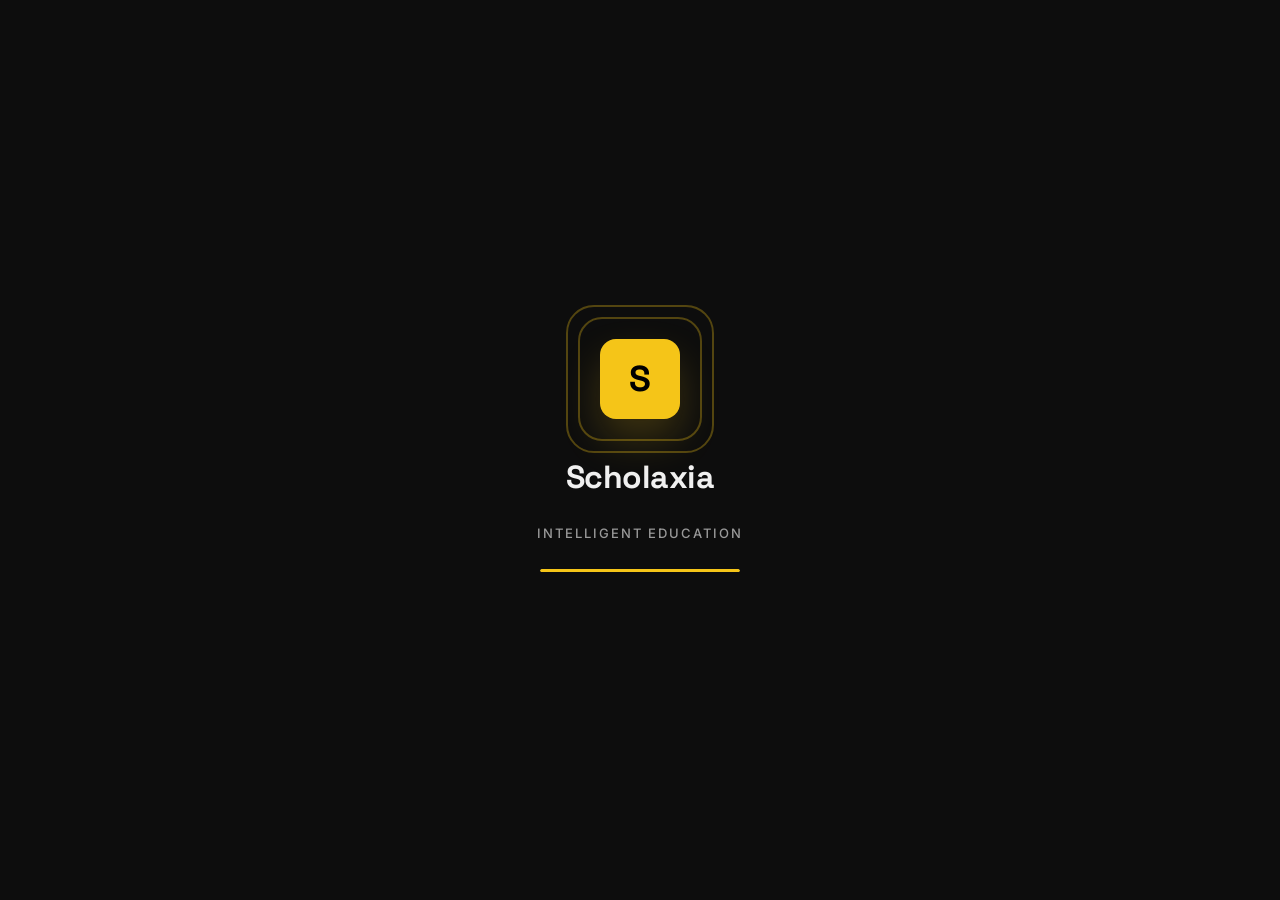
<file: sia-web/index.html>
<!DOCTYPE html>
<html lang="en">
<head>
  <meta charset="UTF-8" />
  <meta http-equiv="refresh" content="0; url=splash.html" />
  <title>Sia — Scholaxia AI</title>
</head>
<body>
  <script>window.location.href = "splash.html";</script>
</body>
</html>
</file>
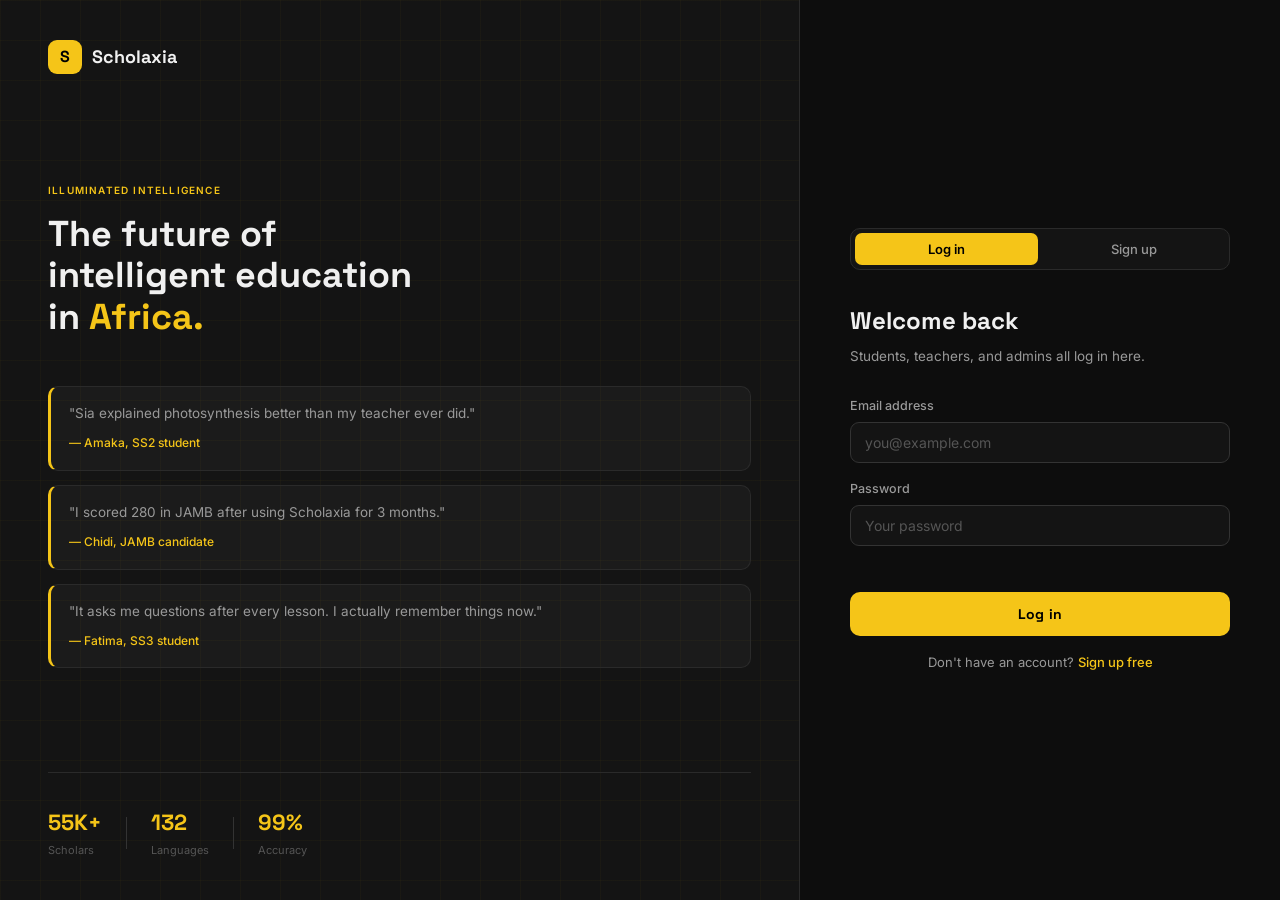
<file: sia-web/auth.html>
<!DOCTYPE html>
<html lang="en">
<head>
  <meta charset="UTF-8" />
  <meta name="viewport" content="width=device-width, initial-scale=1.0" />
  <title>Sign in — Sia by Scholaxia</title>
  <link rel="preconnect" href="https://fonts.googleapis.com" />
  <link href="https://fonts.googleapis.com/css2?family=Inter:wght@300;400;500;600;700&family=Space+Grotesk:wght@500;600;700;800&display=swap" rel="stylesheet" />
  <link rel="stylesheet" href="auth.css" />
</head>
<body>

<div class="auth-layout">

  <!-- Left panel -->
  <div class="auth-left">
    <a href="index.html" class="auth-brand">
      <div class="brand-mark">S</div>
      <span>Scholaxia</span>
    </a>
    <div class="auth-left-body">
      <div class="auth-tagline">
        <span class="tag-label">ILLUMINATED INTELLIGENCE</span>
        <h1>The future of<br/>intelligent education<br/>in <span class="accent">Africa.</span></h1>
      </div>
      <div class="testimonials">
        <div class="testimonial">
          <p>"Sia explained photosynthesis better than my teacher ever did."</p>
          <span>— Amaka, SS2 student</span>
        </div>
        <div class="testimonial">
          <p>"I scored 280 in JAMB after using Scholaxia for 3 months."</p>
          <span>— Chidi, JAMB candidate</span>
        </div>
        <div class="testimonial">
          <p>"It asks me questions after every lesson. I actually remember things now."</p>
          <span>— Fatima, SS3 student</span>
        </div>
      </div>
    </div>
    <div class="auth-left-footer">
      <div class="stat"><span class="stat-num">55K+</span><span class="stat-label">Scholars</span></div>
      <div class="stat-divider"></div>
      <div class="stat"><span class="stat-num">132</span><span class="stat-label">Languages</span></div>
      <div class="stat-divider"></div>
      <div class="stat"><span class="stat-num">99%</span><span class="stat-label">Accuracy</span></div>
    </div>
  </div>

  <!-- Right panel -->
  <div class="auth-right">
    <div class="auth-box">

      <div class="auth-logo-mobile">
        <div class="brand-mark">S</div>
        <span>Scholaxia</span>
      </div>

      <!-- Tabs: Login + Sign Up only -->
      <div class="auth-tabs">
        <button id="tab-login" class="auth-tab active" onclick="switchTab('login')">Log in</button>
        <button id="tab-signup" class="auth-tab" onclick="switchTab('signup')">Sign up</button>
      </div>

      <!-- Login -->
      <div id="panel-login" class="auth-panel">
        <h2>Welcome back</h2>
        <p class="auth-desc">Students, teachers, and admins all log in here.</p>
        <div class="form-group">
          <label>Email address</label>
          <input type="email" id="login-email" placeholder="you@example.com" autocomplete="email" />
        </div>
        <div class="form-group">
          <label>Password</label>
          <input type="password" id="login-password" placeholder="Your password" autocomplete="current-password" />
        </div>
        <div id="login-error" class="error-msg"></div>
        <button class="btn-submit" id="btn-login" onclick="login()">Log in</button>
        <p class="auth-switch">Don't have an account? <a href="#" onclick="switchTab('signup')">Sign up free</a></p>
      </div>

      <!-- Signup (students only — teachers added by admin) -->
      <div id="panel-signup" class="auth-panel" style="display:none">
        <h2>Create your account</h2>
        <p class="auth-desc">Start learning with Sia for free. No credit card needed.</p>
        <div class="form-group">
          <label>Full name</label>
          <input type="text" id="signup-name" placeholder="Your full name" autocomplete="name" />
        </div>
        <div class="form-group">
          <label>Email address</label>
          <input type="email" id="signup-email" placeholder="you@example.com" autocomplete="email" />
        </div>
        <div class="form-group">
          <label>Password</label>
          <input type="password" id="signup-password" placeholder="Min 8 characters" autocomplete="new-password" />
        </div>
        <div id="signup-error" class="error-msg"></div>
        <button class="btn-submit" id="btn-signup" onclick="signup()">Create account</button>
        <p class="auth-switch">Already have an account? <a href="#" onclick="switchTab('login')">Log in</a></p>
      </div>

    </div>
  </div>
</div>

<script>
const API = "https://scholaxia1.onrender.com";

window.onload = () => {
  const params = new URLSearchParams(window.location.search);
  if (params.get("mode") === "signup") switchTab("signup");
};

function switchTab(tab) {
  ["login", "signup"].forEach(t => {
    document.getElementById(`tab-${t}`).classList.toggle("active", t === tab);
    document.getElementById(`panel-${t}`).style.display = t === tab ? "block" : "none";
  });
}

async function login() {
  const email = document.getElementById("login-email").value.trim();
  const password = document.getElementById("login-password").value;
  const err = document.getElementById("login-error");
  const btn = document.getElementById("btn-login");
  err.textContent = "";
  if (!email || !password) { err.textContent = "Please fill in all fields."; return; }
  btn.disabled = true; btn.textContent = "Logging in...";
  try {
    const res = await fetch(`${API}/api/v1/auth/login`, {
      method: "POST", headers: { "Content-Type": "application/json" },
      body: JSON.stringify({ email, password }),
      signal: AbortSignal.timeout(30000)
    });
    const data = await res.json();
    if (!res.ok) { err.textContent = data.detail || "Login failed."; return; }
    localStorage.setItem("sia_token", data.access_token);
    localStorage.setItem("sia_role", data.role);
    // Try to get display name
    try {
      const p = await fetch(`${API}/api/v1/students/me`, {
        headers: { Authorization: `Bearer ${data.access_token}` }
      });
      if (p.ok) {
        const pd = await p.json();
        localStorage.setItem("sia_name", pd.full_name || email);
      } else {
        localStorage.setItem("sia_name", email);
      }
    } catch { localStorage.setItem("sia_name", email); }
    // Route by role
    const role = data.role;
    if (role === "admin" || role === "developer") window.location.href = "dashboard.html";
    else if (role === "teacher") window.location.href = "classroom.html";
    else window.location.href = "chat.html";
  } catch (e) {
    err.textContent = e.name === "TimeoutError"
      ? "Server is waking up — try again in 30 seconds."
      : "Network error. Try again.";
  } finally { btn.disabled = false; btn.textContent = "Log in"; }
}

async function signup() {
  const name = document.getElementById("signup-name").value.trim();
  const email = document.getElementById("signup-email").value.trim();
  const password = document.getElementById("signup-password").value;
  const err = document.getElementById("signup-error");
  const btn = document.getElementById("btn-signup");
  err.textContent = "";
  if (!name || !email || !password) { err.textContent = "Please fill in all fields."; return; }
  if (password.length < 8) { err.textContent = "Password must be at least 8 characters."; return; }
  btn.disabled = true; btn.textContent = "Creating account...";
  try {
    const res = await fetch(`${API}/api/v1/auth/student/signup`, {
      method: "POST", headers: { "Content-Type": "application/json" },
      body: JSON.stringify({ email, password, full_name: name }),
      signal: AbortSignal.timeout(30000)
    });
    const data = await res.json();
    if (!res.ok) { err.textContent = data.detail || "Signup failed."; return; }
    localStorage.setItem("sia_token", data.access_token);
    localStorage.setItem("sia_name", name);
    localStorage.setItem("sia_role", data.role || "student");
    window.location.href = "chat.html";
  } catch (e) {
    err.textContent = e.name === "TimeoutError"
      ? "Server is waking up — try again in 30 seconds."
      : "Network error. Try again.";
  } finally { btn.disabled = false; btn.textContent = "Create account"; }
}
</script>
</body>
</html>
</file>
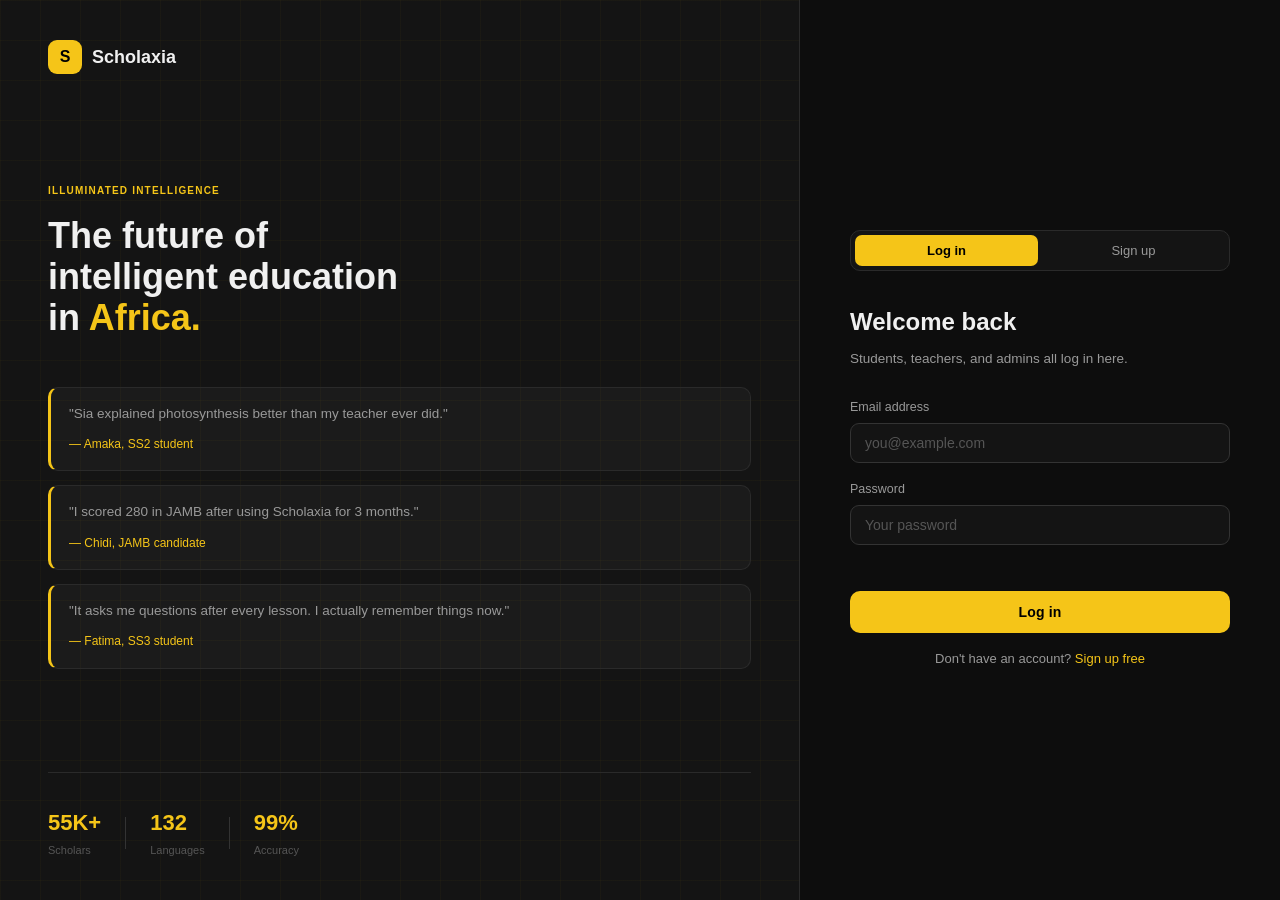
<file: sia-web/cbt.html>
<!DOCTYPE html>
<html lang="en">
<head>
  <meta charset="UTF-8" />
  <meta name="viewport" content="width=device-width, initial-scale=1.0" />
  <title>CBT Practice — Scholaxia</title>
  <link rel="preconnect" href="https://fonts.googleapis.com" />
  <link href="https://fonts.googleapis.com/css2?family=Inter:wght@300;400;500;600;700&family=Space+Grotesk:wght@600;700;800&display=swap" rel="stylesheet" />
  <link rel="stylesheet" href="cbt.css" />
</head>
<body>

<!-- ── Exam List Screen ───────────────────────────────────────────────── -->
<div id="screen-list" class="screen active">
  <header class="cbt-header">
    <a href="chat.html" class="brand">
      <div class="brand-mark">S</div>
      <span>Scholaxia CBT</span>
    </a>
    <div class="header-actions">
      <span id="header-user"></span>
      <button class="btn-ghost" onclick="logout()">Logout</button>
    </div>
  </header>

  <div class="list-body">
    <div class="list-top">
      <h1>Practice Exams</h1>
      <p>WAEC and NECO past-style questions. Works offline once downloaded.</p>

      <div class="filters">
        <select id="filter-type" onchange="filterExams()">
          <option value="">All Types</option>
          <option value="WAEC">WAEC</option>
          <option value="NECO">NECO</option>
          <option value="JAMB">JAMB</option>
          <option value="SCHOOL">School</option>
        </select>
        <select id="filter-subject" onchange="filterExams()">
          <option value="">All Subjects</option>
          <option value="Mathematics">Mathematics</option>
          <option value="English Language">English Language</option>
          <option value="Biology">Biology</option>
          <option value="Chemistry">Chemistry</option>
          <option value="Physics">Physics</option>
        </select>
      </div>
    </div>

    <div id="offline-banner" class="offline-banner" style="display:none">
      ⚠️ You are offline. Showing downloaded exams only.
    </div>

    <div id="exams-grid" class="exams-grid">
      <div class="loading-state">Loading exams…</div>
    </div>
  </div>
</div>

<!-- ── Exam Screen ────────────────────────────────────────────────────── -->
<div id="screen-exam" class="screen">
  <div class="exam-layout">

    <!-- Sidebar: question nav -->
    <aside class="exam-sidebar">
      <div class="exam-meta">
        <div class="exam-title-sm" id="exam-title-sm"></div>
        <div class="exam-timer" id="exam-timer">00:00</div>
      </div>
      <div class="progress-info">
        <span id="progress-text">0 / 0 answered</span>
      </div>
      <div id="q-nav" class="q-nav"></div>
      <button class="btn-submit-exam" onclick="confirmSubmit()">Submit Exam</button>
    </aside>

    <!-- Main: question display -->
    <main class="exam-main">
      <div class="exam-topbar">
        <div id="exam-title-top" class="exam-title-top"></div>
        <div id="q-counter" class="q-counter">Q 1 / 10</div>
      </div>

      <div id="question-card" class="question-card">
        <div class="q-number" id="q-number">Question 1</div>
        <div class="q-text" id="q-text"></div>
        <div id="q-image-wrap" style="display:none">
          <img id="q-image" src="" alt="Question diagram" class="q-image" />
        </div>
        <div class="options" id="options-list"></div>
      </div>

      <div class="exam-nav-btns">
        <button class="btn-nav" id="btn-prev" onclick="prevQuestion()">← Previous</button>
        <button class="btn-nav" id="btn-next" onclick="nextQuestion()">Next →</button>
      </div>
    </main>
  </div>
</div>

<!-- ── Results Screen ─────────────────────────────────────────────────── -->
<div id="screen-results" class="screen">
  <div class="results-body">
    <div class="results-card">
      <div class="results-icon" id="results-icon">🎉</div>
      <h2 id="results-title">Exam Complete</h2>
      <div class="score-display">
        <div class="score-circle" id="score-circle">
          <span id="score-pct">0%</span>
        </div>
      </div>
      <div class="score-stats">
        <div class="stat-item correct">
          <span class="stat-num" id="stat-correct">0</span>
          <span class="stat-lbl">Correct</span>
        </div>
        <div class="stat-item wrong">
          <span class="stat-num" id="stat-wrong">0</span>
          <span class="stat-lbl">Wrong</span>
        </div>
      </div>

      <div id="weak-topics-block" style="display:none">
        <h4>Topics to review:</h4>
        <div id="weak-topics-list" class="weak-tags"></div>
      </div>

      <div class="results-actions">
        <button class="btn-primary" onclick="showReview()">Review Answers</button>
        <button class="btn-ghost" onclick="backToList()">Back to Exams</button>
      </div>
    </div>
  </div>
</div>

<!-- ── Review Screen ──────────────────────────────────────────────────── -->
<div id="screen-review" class="screen">
  <div class="review-body">
    <div class="review-header">
      <h2>Answer Review</h2>
      <button class="btn-ghost" onclick="showScreen('screen-results')">← Back to results</button>
    </div>
    <div id="review-list" class="review-list"></div>
  </div>
</div>

<!-- ── Confirm Submit Modal ───────────────────────────────────────────── -->
<div id="modal-confirm" class="modal-overlay" style="display:none" onclick="closeModal()">
  <div class="modal" onclick="event.stopPropagation()">
    <h3>Submit Exam?</h3>
    <p id="modal-msg">You have answered <strong id="modal-answered">0</strong> of <strong id="modal-total">0</strong> questions.</p>
    <div class="modal-actions">
      <button class="btn-danger" onclick="submitExam()">Yes, submit</button>
      <button class="btn-ghost" onclick="closeModal()">Continue exam</button>
    </div>
  </div>
</div>

<script src="cbt.js"></script>
</body>
</html>
</file>
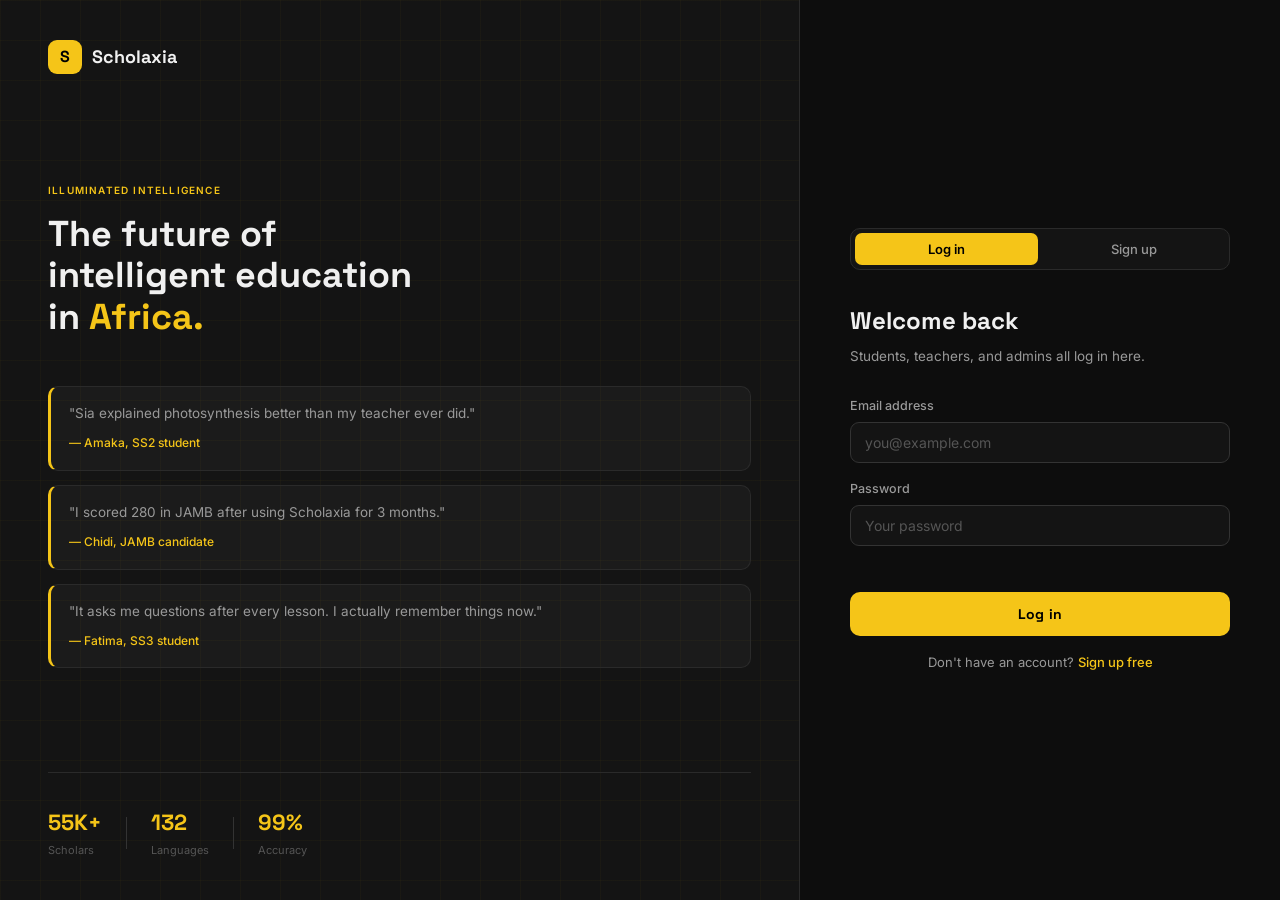
<file: sia-web/chat.html>
<!DOCTYPE html>
<html lang="en">
<head>
  <meta charset="UTF-8" />
  <meta name="viewport" content="width=device-width, initial-scale=1.0" />
  <title>Sia — Scholaxia AI Tutor</title>
  <link rel="preconnect" href="https://fonts.googleapis.com" />
  <link href="https://fonts.googleapis.com/css2?family=Inter:wght@300;400;500;600;700&family=Space+Grotesk:wght@500;600;700&display=swap" rel="stylesheet" />
  <link rel="stylesheet" href="chat.css?v=1.0" />
  <style>
    /* Fallback basic styling in case CSS fails to load */
    body { margin: 0; padding: 0; font-family: -apple-system, BlinkMacSystemFont, 'Segoe UI', sans-serif; }
    #app { display: flex; height: 100vh; }
    .sidebar { width: 260px; background: #141414; border-right: 1px solid #2a2a2a; padding: 20px; }
    .main-content { flex: 1; display: flex; flex-direction: column; }
    .chat-area { flex: 1; display: flex; flex-direction: column; padding: 20px; }
    .input-area { padding: 20px; border-top: 1px solid #2a2a2a; }
    #chat-input { width: 100%; padding: 10px; background: #1a1a1a; border: 1px solid #333; color: white; border-radius: 8px; }
    .send-btn { background: #f5c518; border: none; padding: 10px 20px; border-radius: 8px; cursor: pointer; }
  </style>
</head>
<body>

<div id="app" class="app-layout">

  <!-- ── Sidebar ── -->
  <aside class="sidebar" id="sidebar">
    <div class="sidebar-top">
      <a href="index.html" class="sidebar-brand">
        <div class="brand-mark">S</div>
        <span class="brand-name">Scholaxia</span>
      </a>
      <button class="new-chat-btn" onclick="newChat()">
        <svg width="14" height="14" viewBox="0 0 24 24" fill="none" stroke="currentColor" stroke-width="2.5"><line x1="12" y1="5" x2="12" y2="19"/><line x1="5" y1="12" x2="19" y2="12"/></svg>
        New Session
      </button>
    </div>

    <!-- History -->
    <div class="sidebar-section-label">RECENT SESSIONS</div>
    <div class="sidebar-history" id="chat-history"></div>

    <!-- User -->
    <div class="sidebar-bottom">
      <a href="classroom.html" class="sidebar-link">
        <svg width="15" height="15" viewBox="0 0 24 24" fill="none" stroke="currentColor" stroke-width="2"><path d="M3 9l9-7 9 7v11a2 2 0 0 1-2 2H5a2 2 0 0 1-2-2z"/></svg>
        Voice Classroom
      </a>
      <a href="cbt.html" class="sidebar-link">
        <svg width="15" height="15" viewBox="0 0 24 24" fill="none" stroke="currentColor" stroke-width="2"><rect x="3" y="3" width="18" height="18" rx="2"/><path d="M9 9h6M9 12h6M9 15h4"/></svg>
        CBT Practice
      </a>
      <div class="user-row">
        <div class="user-avatar" id="user-avatar">A</div>
        <div class="user-meta">
          <span class="user-name" id="user-name-display">Student</span>
          <span class="user-plan">Free Plan</span>
        </div>
        <button class="logout-btn" onclick="logout()" title="Log out">
          <svg width="15" height="15" viewBox="0 0 24 24" fill="none" stroke="currentColor" stroke-width="2"><path d="M9 21H5a2 2 0 0 1-2-2V5a2 2 0 0 1 2-2h4"/><polyline points="16 17 21 12 16 7"/><line x1="21" y1="12" x2="9" y2="12"/></svg>
        </button>
      </div>
    </div>
  </aside>

  <!-- ── Main ── -->
  <div class="main-content">

    <!-- Mobile header -->
    <header class="mobile-header">
      <button class="menu-btn" onclick="toggleSidebar()">
        <svg width="20" height="20" viewBox="0 0 24 24" fill="none" stroke="currentColor" stroke-width="2"><line x1="3" y1="6" x2="21" y2="6"/><line x1="3" y1="12" x2="21" y2="12"/><line x1="3" y1="18" x2="21" y2="18"/></svg>
      </button>
      <span class="mobile-brand">Sia</span>
      <button class="new-chat-mobile" onclick="newChat()">
        <svg width="18" height="18" viewBox="0 0 24 24" fill="none" stroke="currentColor" stroke-width="2.5"><line x1="12" y1="5" x2="12" y2="19"/><line x1="5" y1="12" x2="19" y2="12"/></svg>
      </button>
    </header>

    <!-- Chat area -->
    <main class="chat-area">

      <!-- Empty / Welcome state -->
      <div id="empty-state" class="empty-state">
        <div class="welcome-wrap">
          <div class="sia-orb">
            <div class="orb-ring"></div>
            <div class="orb-core">S</div>
          </div>
          <h1 class="welcome-title">Hi <span id="welcome-name">there</span>, I'm <span class="accent">Sia</span></h1>
          <p class="welcome-sub">Your AI learning engine. Ask me anything — I'll teach you deeply, then test your understanding.</p>

          <div class="suggestion-grid">
            <button class="chip" onclick="sendSuggestion('Explain Newton\'s Third Law of Motion', 'Physics')">
              <span class="chip-icon">⚡</span>
              <span>Newton's Third Law</span>
            </button>
            <button class="chip" onclick="sendSuggestion('Solve: x² + 5x + 6 = 0', 'Mathematics')">
              <span class="chip-icon">🔢</span>
              <span>Quadratic equation</span>
            </button>
            <button class="chip" onclick="sendSuggestion('What is photosynthesis?', 'Biology')">
              <span class="chip-icon">🌿</span>
              <span>Photosynthesis</span>
            </button>
            <button class="chip" onclick="sendSuggestion('Explain the causes of World War 1', 'History')">
              <span class="chip-icon">📚</span>
              <span>World War 1 causes</span>
            </button>
            <button class="chip" onclick="sendSuggestion('What is a noun?', 'English')">
              <span class="chip-icon">✍️</span>
              <span>What is a noun?</span>
            </button>
            <button class="chip" onclick="sendSuggestion('Explain osmosis', 'Biology')">
              <span class="chip-icon">🔬</span>
              <span>Osmosis explained</span>
            </button>
          </div>
        </div>
      </div>

      <!-- Messages -->
      <div id="messages" class="messages"></div>

      <!-- Input -->
      <div class="input-area">
        <div id="image-preview" class="image-preview" style="display:none">
          <img id="preview-img" src="" alt="Selected" />
          <button onclick="clearImage()" class="remove-img">
            <svg width="12" height="12" viewBox="0 0 24 24" fill="none" stroke="currentColor" stroke-width="3"><line x1="18" y1="6" x2="6" y2="18"/><line x1="6" y1="6" x2="18" y2="18"/></svg>
          </button>
        </div>

        <div class="input-box">
          <textarea id="chat-input" placeholder="Ask Sia anything..." rows="1"
            onkeydown="handleKey(event)" oninput="autoResize(this)"></textarea>
          <div class="input-actions">
            <button onclick="document.getElementById('image-input').click()" class="icon-btn" title="Attach image">
              <svg width="17" height="17" viewBox="0 0 24 24" fill="none" stroke="currentColor" stroke-width="2">
                <rect x="3" y="3" width="18" height="18" rx="2"/><circle cx="8.5" cy="8.5" r="1.5"/>
                <polyline points="21 15 16 10 5 21"/>
              </svg>
            </button>
            <input type="file" id="image-input" accept="image/*" style="display:none" onchange="handleImageSelect(event)" />
            <button id="send-btn" onclick="sendMessage()" class="send-btn" title="Send">
              <svg width="17" height="17" viewBox="0 0 24 24" fill="currentColor"><path d="M2 21l21-9L2 3v7l15 2-15 2v7z"/></svg>
            </button>
          </div>
        </div>
        <p class="disclaimer">Sia teaches academic subjects only · Powered by Scholaxia AI</p>
      </div>
    </main>
  </div>
</div>

<!-- Sidebar overlay for mobile -->
<div class="sidebar-overlay" id="sidebar-overlay" onclick="toggleSidebar()"></div>

<script src="chat.js"></script>
<script>
  if (!localStorage.getItem("sia_token")) window.location.href = "auth.html";
  const _n = localStorage.getItem("sia_name") || "";
  const _fn = _n.includes("@") ? _n.split("@")[0] : _n.split(" ")[0];
  if (_fn) document.getElementById("welcome-name").textContent = _fn;
</script>
</body>
</html>
</file>
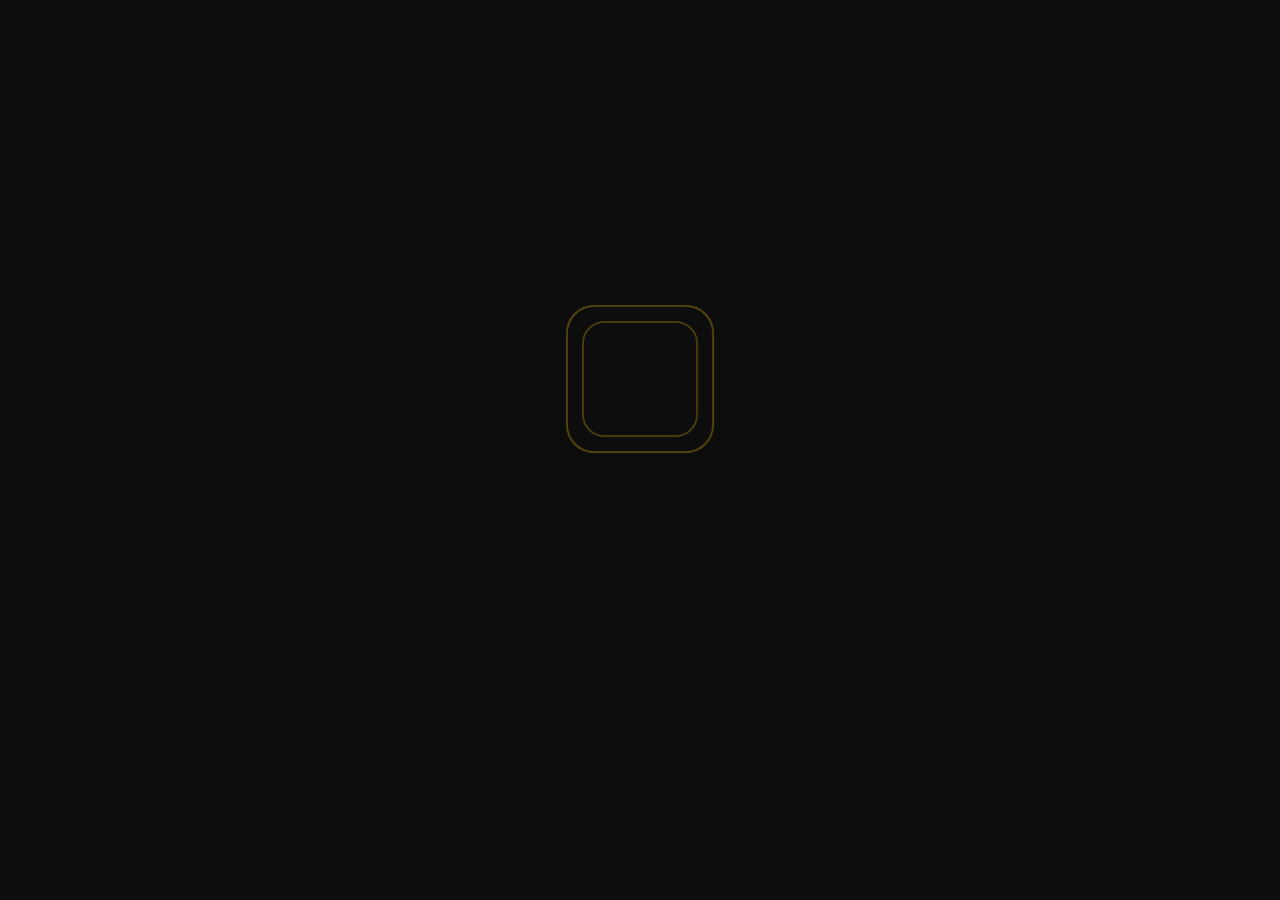
<file: sia-web/classroom.html>
<!DOCTYPE html>
<html lang="en">
<head>
  <meta charset="UTF-8" />
  <meta name="viewport" content="width=device-width, initial-scale=1.0" />
  <title>Sia Classroom — Scholaxia</title>
  <link rel="preconnect" href="https://fonts.googleapis.com" />
  <link href="https://fonts.googleapis.com/css2?family=Inter:wght@300;400;500;600;700&family=Space+Grotesk:wght@500;600;700;800&display=swap" rel="stylesheet" />
  <link rel="stylesheet" href="classroom.css?v=1.3" />
</head>
<body>

<!-- ── CLASSROOM SCREEN ────────────────────────────────── -->
<div id="classroom">

  <!-- Top bar -->
  <div class="top-bar">
    <a href="index.html" class="back-btn">
      <svg width="18" height="18" viewBox="0 0 24 24" fill="none" stroke="currentColor" stroke-width="2">
        <polyline points="15 18 9 12 15 6"/>
      </svg>
      Back to chat
    </a>
    <div class="class-title">
      <div class="sia-dot" id="sia-dot"></div>
      <span id="class-subject">Sia Classroom</span>
    </div>
    <div class="student-name" id="student-name-top"></div>
  </div>

  <!-- Blackboard -->
  <div class="blackboard" id="blackboard">
    <div class="board-lines"></div>
    <div id="board-writing" class="board-writing">
      <!-- Board items written by Sia appear here -->
      <div class="board-welcome" style="flex: 1; display: flex; flex-direction: column; align-items: center; justify-content: center; text-align: center; padding: 60px 40px; background: #1a1a1a; border: 3px solid #2a2a2a; border-radius: 8px; margin: 20px; box-shadow: inset 0 0 40px rgba(0,0,0,0.5);">
        <p class="welcome-text" style="font-family: 'Space Grotesk', sans-serif; font-size: 36px; font-weight: 800; color: #f5c518; margin-bottom: 16px; text-shadow: 2px 2px 4px rgba(0,0,0,0.5); letter-spacing: -0.5px;">Good day! I'm Sia, your teacher.</p>
        <p class="welcome-sub" style="font-family: 'Space Grotesk', sans-serif; font-size: 20px; font-weight: 700; color: #e0e0e0; text-shadow: 1px 1px 2px rgba(0,0,0,0.5);">Press the mic and ask me anything.</p>
      </div>
    </div>
  </div>

  <!-- Sia speaking indicator -->
  <div class="sia-speaking-bar" id="sia-speaking-bar" style="display:none">
    <div class="sia-avatar-sm">S</div>
    <div class="speaking-waves">
      <span></span><span></span><span></span><span></span><span></span>
    </div>
    <span id="sia-speaking-text">Sia is speaking...</span>
  </div>

  <!-- Bottom controls -->
  <div class="bottom-controls">
    <!-- Subject selector -->
    <select id="classroom-subject" class="subject-select">
      <option value="General">General</option>
      <option value="Mathematics">Mathematics</option>
      <option value="Physics">Physics</option>
      <option value="Chemistry">Chemistry</option>
      <option value="Biology">Biology</option>
      <option value="English">English</option>
      <option value="Geography">Geography</option>
      <option value="History">History</option>
      <option value="Economics">Economics</option>
      <option value="Government">Government</option>
      <option value="Literature">Literature</option>
    </select>

    <!-- Mic button -->
    <button id="mic-btn" class="mic-btn" onmousedown="startListening()" onmouseup="stopListening()" ontouchstart="startListening()" ontouchend="stopListening()">
      <svg id="mic-icon" width="32" height="32" viewBox="0 0 24 24" fill="none" stroke="currentColor" stroke-width="2">
        <path d="M12 1a3 3 0 0 0-3 3v8a3 3 0 0 0 6 0V4a3 3 0 0 0-3-3z"/>
        <path d="M19 10v2a7 7 0 0 1-14 0v-2"/>
        <line x1="12" y1="19" x2="12" y2="23"/>
        <line x1="8" y1="23" x2="16" y2="23"/>
      </svg>
      <span id="mic-label">Hold to speak</span>
    </button>

    <!-- Clear board button -->
    <button class="clear-btn" onclick="clearBoard()">
      <svg width="18" height="18" viewBox="0 0 24 24" fill="none" stroke="currentColor" stroke-width="2">
        <path d="M3 6h18M19 6v14a2 2 0 0 1-2 2H7a2 2 0 0 1-2-2V6m3 0V4a2 2 0 0 1 2-2h4a2 2 0 0 1 2 2v2"/>
      </svg>
      Clear board
    </button>
  </div>

  <!-- Listening indicator -->
  <div id="listening-overlay" class="listening-overlay" style="display:none">
    <div class="listening-ring"></div>
    <div class="listening-ring ring2"></div>
    <div class="mic-center">
      <svg width="28" height="28" viewBox="0 0 24 24" fill="white" stroke="white" stroke-width="1.5">
        <path d="M12 1a3 3 0 0 0-3 3v8a3 3 0 0 0 6 0V4a3 3 0 0 0-3-3z"/>
        <path d="M19 10v2a7 7 0 0 1-14 0v-2"/>
        <line x1="12" y1="19" x2="12" y2="23"/>
        <line x1="8" y1="23" x2="16" y2="23"/>
      </svg>
    </div>
    <p id="listening-text">Listening...</p>
    <p id="transcript-preview" class="transcript-preview"></p>
  </div>

</div>

<audio id="classroom-audio" style="display:none"></audio>

<script src="classroom.js"></script>
</body>
</html>
</file>
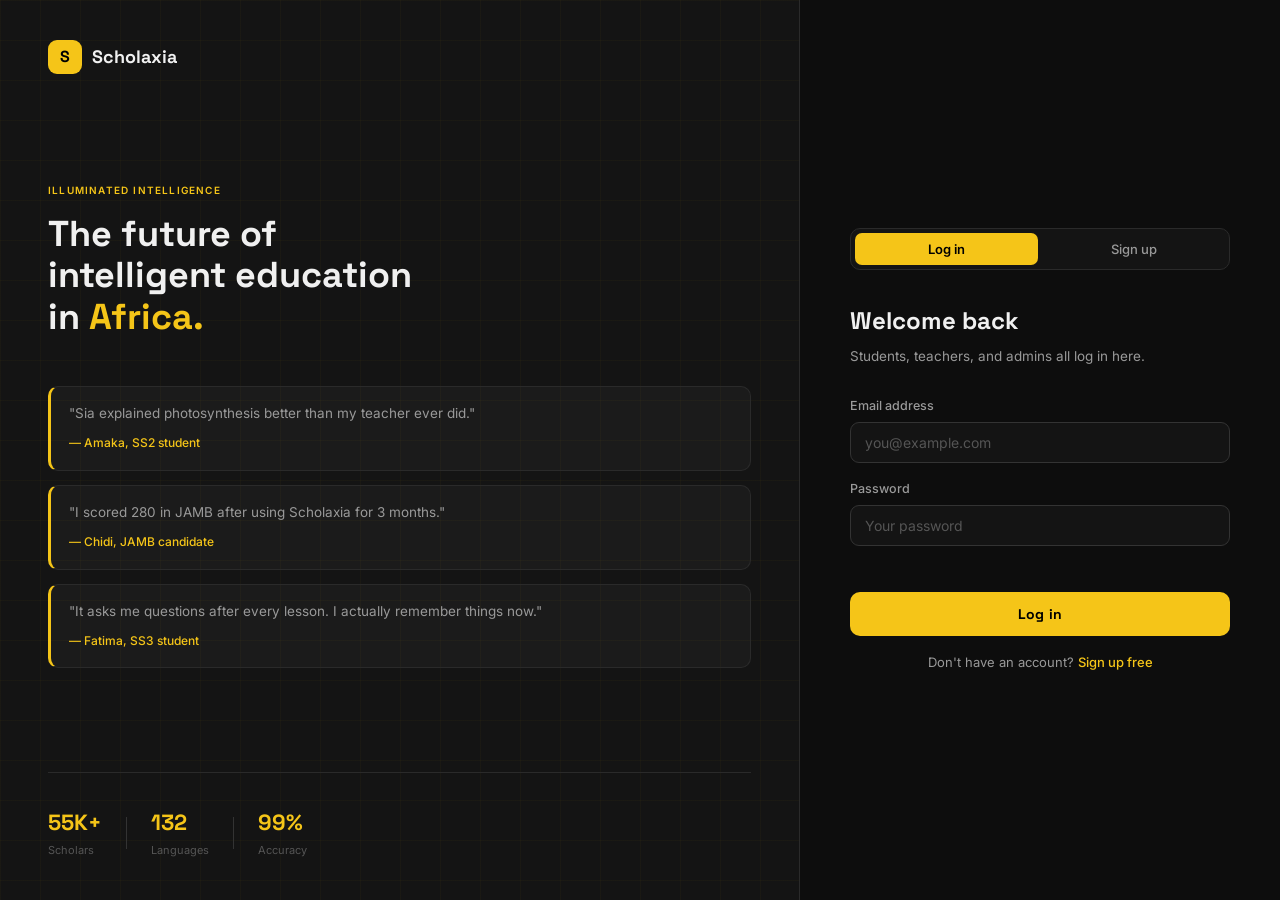
<file: sia-web/dashboard.html>
<!DOCTYPE html>
<html lang="en">
<head>
  <meta charset="UTF-8" />
  <meta name="viewport" content="width=device-width, initial-scale=1.0" />
  <title>Developer Dashboard — Sia by Scholaxia</title>
  <link rel="preconnect" href="https://fonts.googleapis.com" />
  <link href="https://fonts.googleapis.com/css2?family=Inter:wght@300;400;500;600;700&family=Space+Grotesk:wght@500;600;700;800&display=swap" rel="stylesheet" />
  <link rel="stylesheet" href="dashboard.css" />
</head>
<body>
<div class="dash-layout">

  <!-- Sidebar -->
  <aside class="dash-sidebar">
    <div class="dash-brand">
      <div class="brand-mark">S</div>
      <span>Scholaxia</span>
    </div>
    <nav class="dash-nav">
      <a href="#" class="dash-link active" onclick="showSection('keys')">
        <svg width="16" height="16" viewBox="0 0 24 24" fill="none" stroke="currentColor" stroke-width="2"><path d="M21 2l-2 2m-7.61 7.61a5.5 5.5 0 1 1-7.778 7.778 5.5 5.5 0 0 1 7.777-7.777zm0 0L15.5 7.5m0 0l3 3L22 7l-3-3m-3.5 3.5L19 4"/></svg>
        API Keys
      </a>
      <a href="#" class="dash-link" onclick="showSection('docs')">
        <svg width="16" height="16" viewBox="0 0 24 24" fill="none" stroke="currentColor" stroke-width="2"><path d="M14 2H6a2 2 0 0 0-2 2v16a2 2 0 0 0 2 2h12a2 2 0 0 0 2-2V8z"/><polyline points="14 2 14 8 20 8"/></svg>
        API Docs
      </a>
      <a href="#" class="dash-link" onclick="showSection('usage')">
        <svg width="16" height="16" viewBox="0 0 24 24" fill="none" stroke="currentColor" stroke-width="2"><line x1="18" y1="20" x2="18" y2="10"/><line x1="12" y1="20" x2="12" y2="4"/><line x1="6" y1="20" x2="6" y2="14"/></svg>
        Usage
      </a>
    </nav>
    <div class="dash-bottom">
      <a href="chat.html" class="dash-link">
        <svg width="16" height="16" viewBox="0 0 24 24" fill="none" stroke="currentColor" stroke-width="2"><path d="M21 15a2 2 0 0 1-2 2H7l-4 4V5a2 2 0 0 1 2-2h14a2 2 0 0 1 2 2z"/></svg>
        Sia Chat
      </a>
      <button class="dash-link logout" onclick="logout()">
        <svg width="16" height="16" viewBox="0 0 24 24" fill="none" stroke="currentColor" stroke-width="2"><path d="M9 21H5a2 2 0 0 1-2-2V5a2 2 0 0 1 2-2h4"/><polyline points="16 17 21 12 16 7"/><line x1="21" y1="12" x2="9" y2="12"/></svg>
        Log out
      </button>
    </div>
  </aside>

  <!-- Main -->
  <main class="dash-main">
    <div class="dash-header">
      <div>
        <h1 id="section-title">API Keys</h1>
        <p id="section-desc">Manage your Scholaxia API keys</p>
      </div>
      <div class="dash-user">
        <div class="user-avatar" id="dash-avatar">D</div>
        <span id="dash-name">Developer</span>
      </div>
    </div>

    <!-- ── API Keys Section ── -->
    <div id="section-keys" class="dash-section">
      <div class="section-actions">
        <button class="btn-new-key" onclick="showCreateKey()">
          <svg width="16" height="16" viewBox="0 0 24 24" fill="none" stroke="currentColor" stroke-width="2"><line x1="12" y1="5" x2="12" y2="19"/><line x1="5" y1="12" x2="19" y2="12"/></svg>
          Generate new key
        </button>
      </div>

      <!-- Create key form -->
      <div id="create-key-form" class="create-key-form" style="display:none">
        <h3>Generate new API key</h3>
        <div class="form-row">
          <div class="form-group">
            <label>Key name</label>
            <input type="text" id="key-name" placeholder="e.g. My App Production" />
          </div>
          <div class="form-group">
            <label>Tier</label>
            <select id="key-tier">
              <option value="free">Free (100 req/day)</option>
              <option value="starter">Starter (5,000 req/day)</option>
              <option value="growth">Growth (50,000 req/day)</option>
            </select>
          </div>
        </div>
        <div class="form-actions">
          <button class="btn-create" onclick="createKey()">Generate key</button>
          <button class="btn-cancel" onclick="hideCreateKey()">Cancel</button>
        </div>
      </div>

      <!-- New key display (shown once) -->
      <div id="new-key-display" class="new-key-display" style="display:none">
        <div class="key-warning">
          <svg width="16" height="16" viewBox="0 0 24 24" fill="none" stroke="currentColor" stroke-width="2"><path d="M10.29 3.86L1.82 18a2 2 0 0 0 1.71 3h16.94a2 2 0 0 0 1.71-3L13.71 3.86a2 2 0 0 0-3.42 0z"/><line x1="12" y1="9" x2="12" y2="13"/><line x1="12" y1="17" x2="12.01" y2="17"/></svg>
          Save this key now. It will NOT be shown again.
        </div>
        <div class="key-value-box">
          <code id="new-key-value"></code>
          <button onclick="copyKey()" class="copy-btn">Copy</button>
        </div>
        <button class="btn-cancel" onclick="document.getElementById('new-key-display').style.display='none'">Done</button>
      </div>

      <!-- Keys list -->
      <div id="keys-list" class="keys-list">
        <div class="loading">Loading keys...</div>
      </div>
    </div>

    <!-- ── API Docs Section ── -->
    <div id="section-docs" class="dash-section" style="display:none">
      <div class="docs-content">
        <div class="docs-intro">
          <h2>Scholaxia AI API</h2>
          <p>Integrate Sia — the Scholaxia Intelligent Assistant — into your application.</p>
          <div class="base-url">
            <span>Base URL</span>
            <code>https://scholaxia1.onrender.com/api/v1</code>
          </div>
        </div>

        <div class="docs-section">
          <h3>Authentication</h3>
          <p>Pass your API key in the <code>x-api-key</code> header or as a Bearer token.</p>
          <pre class="code-block">x-api-key: sxa_live_your_key_here
// or
Authorization: Bearer sxa_live_your_key_here</pre>
        </div>

        <div class="docs-section">
          <h3>POST /ai/ask</h3>
          <p>Ask Sia an educational question. Returns a detailed explanation.</p>
          <div class="endpoint-badge">POST</div>
          <pre class="code-block">curl -X POST https://scholaxia1.onrender.com/api/v1/ai/ask \
  -H "x-api-key: YOUR_KEY" \
  -H "Content-Type: application/json" \
  -d '{
    "question": "What is Newton third law?",
    "subject": "Physics",
    "education_level": "SS2",
    "language": "english"
  }'</pre>
          <h4>Request body</h4>
          <table class="params-table">
            <tr><th>Field</th><th>Type</th><th>Required</th><th>Description</th></tr>
            <tr><td>question</td><td>string</td><td>✓</td><td>The question to ask Sia</td></tr>
            <tr><td>subject</td><td>string</td><td>✓</td><td>Subject area (e.g. Physics, Mathematics)</td></tr>
            <tr><td>education_level</td><td>string</td><td></td><td>JSS1–SS3, JAMB, WAEC, NECO, Cambridge</td></tr>
            <tr><td>language</td><td>string</td><td></td><td>english, yoruba, igbo, hausa, pidgin, french, arabic + 126 more</td></tr>
          </table>
          <h4>Response</h4>
          <pre class="code-block">{
  "answer": "Newton's 3rd law states that for every action...",
  "subject": "Physics",
  "education_level": "SS2",
  "language": "english",
  "tokens_used": 142,
  "model": "sia-edu-v1"
}</pre>
        </div>

        <div class="docs-section">
          <h3>GET /ai/usage</h3>
          <p>Check your current usage and remaining quota for today.</p>
          <pre class="code-block">curl https://scholaxia1.onrender.com/api/v1/ai/usage \
  -H "x-api-key: YOUR_KEY"</pre>
          <pre class="code-block">{
  "requests_today": 45,
  "daily_limit": 100,
  "remaining": 55,
  "tier": "free"
}</pre>
        </div>

        <div class="docs-section">
          <h3>GET /ai/models</h3>
          <p>List available Sia AI models.</p>
          <pre class="code-block">curl https://scholaxia1.onrender.com/api/v1/ai/models \
  -H "x-api-key: YOUR_KEY"</pre>
        </div>

        <div class="docs-section">
          <h3>Rate Limits</h3>
          <table class="params-table">
            <tr><th>Tier</th><th>Daily limit</th><th>Per minute</th></tr>
            <tr><td>Free</td><td>100</td><td>5</td></tr>
            <tr><td>Starter</td><td>5,000</td><td>60</td></tr>
            <tr><td>Growth</td><td>50,000</td><td>300</td></tr>
            <tr><td>Enterprise</td><td>Unlimited</td><td>1,000</td></tr>
          </table>
        </div>

        <div class="docs-section">
          <h3>Supported Languages</h3>
          <p>Sia auto-detects the language from the question. You can also specify it explicitly.</p>
          <div class="lang-grid">
            <span>english</span><span>yoruba</span><span>igbo</span><span>hausa</span>
            <span>pidgin</span><span>french</span><span>arabic</span><span>spanish</span>
            <span>portuguese</span><span>swahili</span><span>hindi</span><span>chinese</span>
            <span>+ 120 more</span>
          </div>
        </div>
      </div>
    </div>

    <!-- ── Usage Section ── -->
    <div id="section-usage" class="dash-section" style="display:none">
      <div id="usage-content">
        <div class="loading">Loading usage data...</div>
      </div>
    </div>

  </main>
</div>

<script src="dashboard.js"></script>
</body>
</html>
</file>
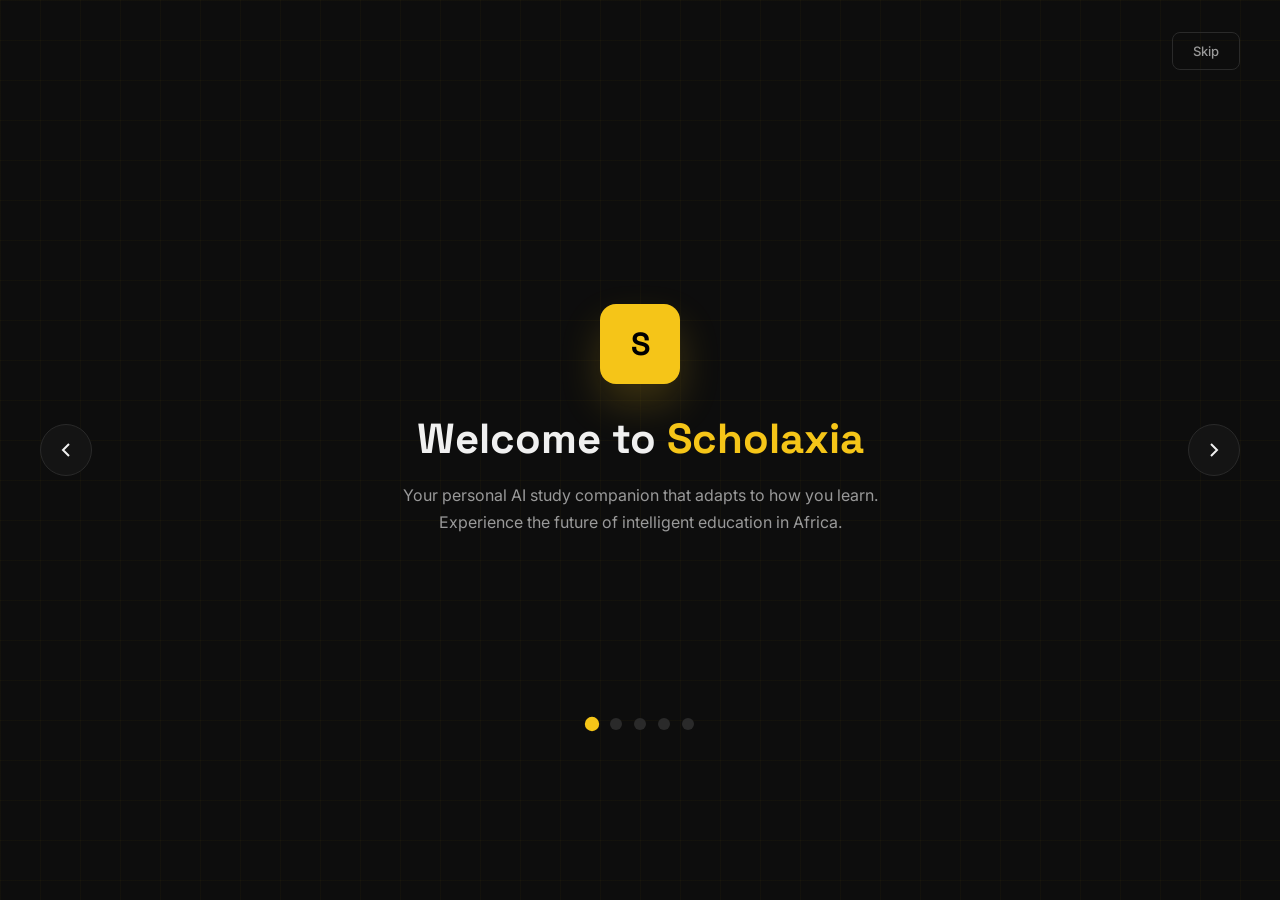
<file: sia-web/onboarding.html>
<!DOCTYPE html>
<html lang="en">
<head>
  <meta charset="UTF-8" />
  <meta name="viewport" content="width=device-width, initial-scale=1.0" />
  <title>Welcome — Scholaxia</title>
  <link rel="preconnect" href="https://fonts.googleapis.com" />
  <link href="https://fonts.googleapis.com/css2?family=Inter:wght@300;400;500;600;700&family=Space+Grotesk:wght@500;600;700;800&display=swap" rel="stylesheet" />
  <link rel="stylesheet" href="onboarding.css" />
</head>
<body>

<div class="onboarding-container">
  <!-- Skip button -->
  <button class="skip-btn" onclick="skipOnboarding()">Skip</button>

  <!-- Slides container -->
  <div class="slides-wrapper">
    
    <!-- Slide 1: Welcome -->
    <div class="slide active" data-slide="0">
      <div class="slide-content">
        <div class="slide-icon">
          <div class="icon-box">S</div>
        </div>
        <h1>Welcome to <span class="highlight">Scholaxia</span></h1>
        <p>Your personal AI study companion that adapts to how you learn. Experience the future of intelligent education in Africa.</p>
      </div>
    </div>

    <!-- Slide 2: Meet Sia -->
    <div class="slide" data-slide="1">
      <div class="slide-content">
        <div class="slide-icon">
          <div class="icon-box">AI</div>
        </div>
        <h1>Meet <span class="highlight">Sia</span></h1>
        <p>Sia explains concepts, solves problems, and generates practice questions tailored to your level. Available in 100+ languages including Igbo, Yoruba, and Hausa.</p>
      </div>
    </div>

    <!-- Slide 3: Personalized Learning -->
    <div class="slide" data-slide="2">
      <div class="slide-content">
        <div class="slide-icon">
          <div class="icon-box">🎯</div>
        </div>
        <h1><span class="highlight">Personalized</span> Learning</h1>
        <p>Track your weak areas and get custom recommendations to improve faster. Sia remembers your progress and adapts to your learning style.</p>
      </div>
    </div>

    <!-- Slide 4: Live Classes -->
    <div class="slide" data-slide="3">
      <div class="slide-content">
        <div class="slide-icon">
          <div class="icon-box">📚</div>
        </div>
        <h1><span class="highlight">Live Classes</span></h1>
        <p>Join interactive sessions with expert teachers and learn in real-time. Connect with students across Nigeria and beyond.</p>
      </div>
    </div>

    <!-- Slide 5: Get Started -->
    <div class="slide" data-slide="4">
      <div class="slide-content">
        <div class="slide-icon">
          <div class="icon-box">🚀</div>
        </div>
        <h1>Ready to <span class="highlight">Learn?</span></h1>
        <p>Create your free account and start your personalized learning journey today. No credit card required.</p>
        <button class="cta-btn" onclick="getStarted()">Get Started Free</button>
      </div>
    </div>

  </div>

  <!-- Navigation dots -->
  <div class="dots-container">
    <div class="dot active" data-slide="0"></div>
    <div class="dot" data-slide="1"></div>
    <div class="dot" data-slide="2"></div>
    <div class="dot" data-slide="3"></div>
    <div class="dot" data-slide="4"></div>
  </div>

  <!-- Navigation arrows -->
  <button class="nav-arrow prev" onclick="prevSlide()" aria-label="Previous">
    <svg width="24" height="24" viewBox="0 0 24 24" fill="none" stroke="currentColor" stroke-width="2">
      <path d="M15 18l-6-6 6-6"/>
    </svg>
  </button>
  <button class="nav-arrow next" onclick="nextSlide()" aria-label="Next">
    <svg width="24" height="24" viewBox="0 0 24 24" fill="none" stroke="currentColor" stroke-width="2">
      <path d="M9 18l6-6-6-6"/>
    </svg>
  </button>

</div>

<script>
let currentSlide = 0;
const totalSlides = 5;

function showSlide(index) {
  // Update slides
  document.querySelectorAll('.slide').forEach((slide, i) => {
    slide.classList.remove('active');
    if (i === index) {
      slide.classList.add('active');
    }
  });

  // Update dots
  document.querySelectorAll('.dot').forEach((dot, i) => {
    dot.classList.remove('active');
    if (i === index) {
      dot.classList.add('active');
    }
  });

  // Update arrow visibility
  document.querySelector('.prev').style.opacity = index === 0 ? '0.3' : '1';
  document.querySelector('.prev').style.pointerEvents = index === 0 ? 'none' : 'auto';
  document.querySelector('.next').style.display = index === totalSlides - 1 ? 'none' : 'flex';

  currentSlide = index;
}

function nextSlide() {
  if (currentSlide < totalSlides - 1) {
    showSlide(currentSlide + 1);
  }
}

function prevSlide() {
  if (currentSlide > 0) {
    showSlide(currentSlide - 1);
  }
}

function skipOnboarding() {
  localStorage.setItem('scholaxia_onboarding_complete', 'true');
  window.location.href = 'auth.html';
}

function getStarted() {
  localStorage.setItem('scholaxia_onboarding_complete', 'true');
  window.location.href = 'auth.html?mode=signup';
}

// Click on dots to navigate
document.querySelectorAll('.dot').forEach(dot => {
  dot.addEventListener('click', () => {
    const slideIndex = parseInt(dot.dataset.slide);
    showSlide(slideIndex);
  });
});

// Keyboard navigation
document.addEventListener('keydown', (e) => {
  if (e.key === 'ArrowRight') nextSlide();
  if (e.key === 'ArrowLeft') prevSlide();
  if (e.key === 'Escape') skipOnboarding();
});

// Touch swipe support
let touchStartX = 0;
let touchEndX = 0;

document.addEventListener('touchstart', e => {
  touchStartX = e.changedTouches[0].screenX;
});

document.addEventListener('touchend', e => {
  touchEndX = e.changedTouches[0].screenX;
  handleSwipe();
});

function handleSwipe() {
  const swipeThreshold = 50;
  const diff = touchStartX - touchEndX;
  
  if (Math.abs(diff) > swipeThreshold) {
    if (diff > 0) {
      nextSlide();
    } else {
      prevSlide();
    }
  }
}
</script>

</body>
</html>
</file>
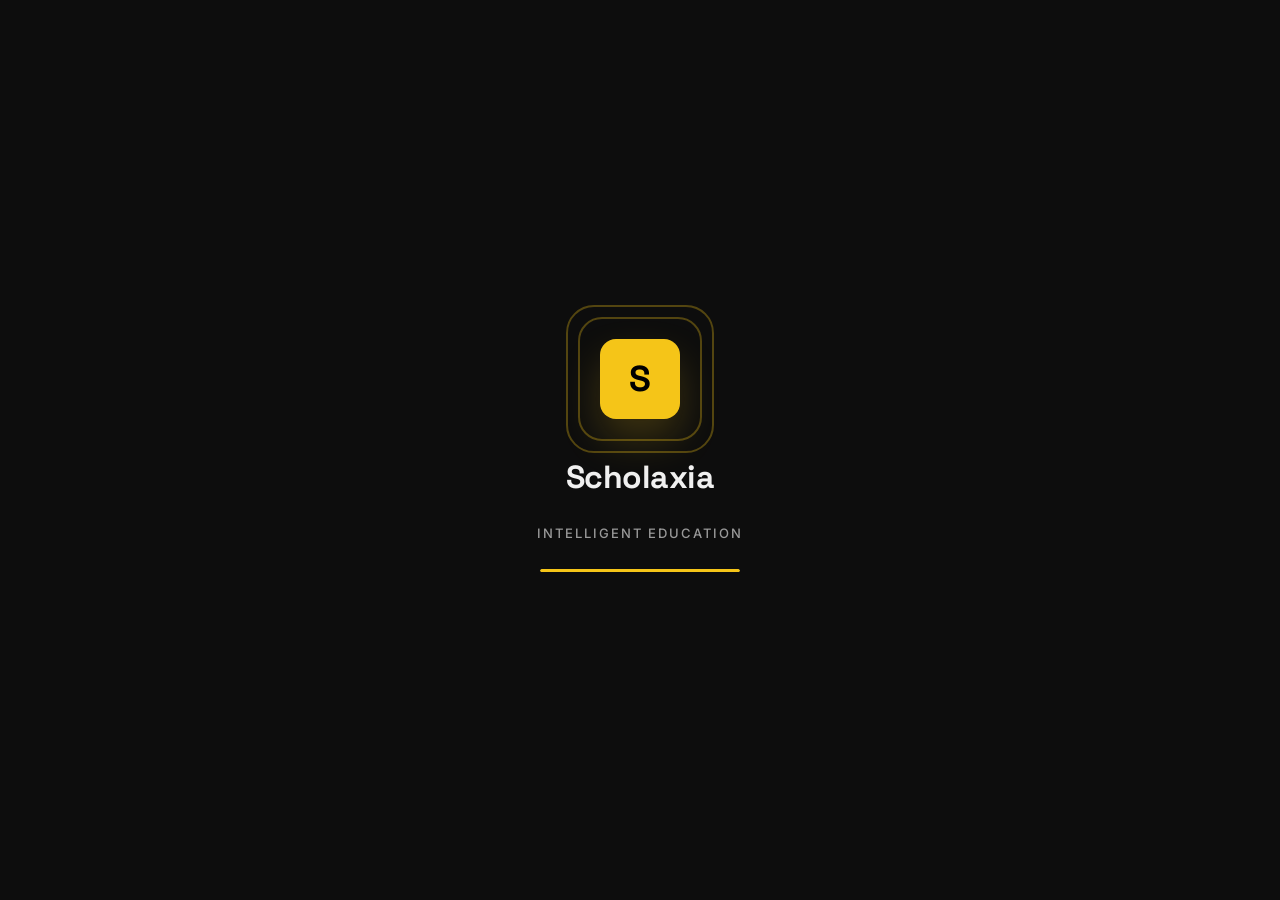
<file: sia-web/splash.html>
<!DOCTYPE html>
<html lang="en">
<head>
  <meta charset="UTF-8" />
  <meta name="viewport" content="width=device-width, initial-scale=1.0" />
  <title>Sia — Scholaxia AI</title>
  <link rel="preconnect" href="https://fonts.googleapis.com" />
  <link href="https://fonts.googleapis.com/css2?family=Inter:wght@300;400;500;600;700&family=Space+Grotesk:wght@500;600;700;800&display=swap" rel="stylesheet" />
  <link rel="stylesheet" href="splash.css" />
</head>
<body>

<div id="splash-screen">
  <div class="splash-container">
    <div class="splash-logo">
      <div class="splash-icon">S</div>
      <div class="splash-ring"></div>
      <div class="splash-ring ring2"></div>
    </div>
    <div class="splash-name">Scholaxia</div>
    <div class="splash-tagline">Intelligent Education</div>
    <div class="splash-loader">
      <div class="loader-bar"></div>
    </div>
  </div>
</div>

<script>
// Splash screen animation and redirect
window.addEventListener('load', () => {
  const splash = document.getElementById('splash-screen');
  
  // Check if user has seen onboarding
  const hasSeenOnboarding = localStorage.getItem('scholaxia_onboarding_complete');
  
  // Show splash for 2.5 seconds then redirect
  setTimeout(() => {
    splash.style.opacity = '0';
    splash.style.transition = 'opacity 0.5s ease';
    
    setTimeout(() => {
      if (hasSeenOnboarding) {
        window.location.href = 'auth.html';
      } else {
        window.location.href = 'onboarding.html';
      }
    }, 500);
  }, 2500);
});
</script>

</body>
</html>
</file>
<file: sia-web/auth.css>
/* ── Scholaxia Auth UI — Dark / Yellow Design System ── */

*, *::before, *::after { box-sizing: border-box; margin: 0; padding: 0; }

:root {
  --bg:       #0d0d0d;
  --bg2:      #141414;
  --bg3:      #1a1a1a;
  --border:   #2a2a2a;
  --border2:  #333;
  --yellow:   #f5c518;
  --yellow-d: #c9a010;
  --text:     #f0f0f0;
  --text2:    #999;
  --text3:    #555;
  --error:    #ff5555;
  --font:     'Inter', sans-serif;
  --font-h:   'Space Grotesk', sans-serif;
}

html, body {
  height: 100%; background: var(--bg);
  color: var(--text); font-family: var(--font);
  font-size: 14px; line-height: 1.6;
}

/* ── Layout ── */
.auth-layout {
  display: flex; min-height: 100vh;
}

/* ── Left panel ── */
.auth-left {
  flex: 1; background: var(--bg2);
  border-right: 1px solid var(--border);
  display: flex; flex-direction: column;
  padding: 40px 48px;
  position: relative; overflow: hidden;
}

/* Subtle grid background */
.auth-left::before {
  content: '';
  position: absolute; inset: 0;
  background-image:
    linear-gradient(rgba(245,197,24,0.03) 1px, transparent 1px),
    linear-gradient(90deg, rgba(245,197,24,0.03) 1px, transparent 1px);
  background-size: 40px 40px;
  pointer-events: none;
}

.auth-brand {
  display: flex; align-items: center; gap: 10px;
  text-decoration: none; color: var(--text);
  font-family: var(--font-h); font-weight: 700; font-size: 18px;
  position: relative; z-index: 1;
}
.brand-mark {
  width: 34px; height: 34px; background: var(--yellow);
  border-radius: 9px; display: flex; align-items: center; justify-content: center;
  color: #000; font-weight: 800; font-size: 16px; font-family: var(--font-h);
  flex-shrink: 0;
}

.auth-left-body {
  flex: 1; display: flex; flex-direction: column;
  justify-content: center; gap: 48px;
  position: relative; z-index: 1;
}

.tag-label {
  display: inline-block; font-size: 10px; font-weight: 600;
  letter-spacing: 0.12em; color: var(--yellow);
  margin-bottom: 16px;
}

.auth-tagline h1 {
  font-family: var(--font-h); font-size: 36px; font-weight: 800;
  line-height: 1.15; color: var(--text);
}
.auth-tagline .accent { color: var(--yellow); }

.testimonials { display: flex; flex-direction: column; gap: 14px; }
.testimonial {
  background: rgba(255,255,255,0.03);
  border: 1px solid var(--border);
  border-left: 3px solid var(--yellow);
  border-radius: 10px; padding: 16px 18px;
}
.testimonial p { color: var(--text2); font-size: 13.5px; margin-bottom: 8px; line-height: 1.5; }
.testimonial span { font-size: 12px; color: var(--yellow); font-weight: 500; }

.auth-left-footer {
  display: flex; align-items: center; gap: 24px;
  position: relative; z-index: 1; padding-top: 32px;
  border-top: 1px solid var(--border);
}
.stat { display: flex; flex-direction: column; gap: 2px; }
.stat-num { font-family: var(--font-h); font-size: 22px; font-weight: 700; color: var(--yellow); }
.stat-label { font-size: 11px; color: var(--text3); }
.stat-divider { width: 1px; height: 32px; background: var(--border2); }

/* ── Right panel ── */
.auth-right {
  width: 480px; min-width: 480px;
  display: flex; align-items: center; justify-content: center;
  padding: 40px 48px; background: var(--bg);
}

.auth-box { width: 100%; max-width: 380px; }

.auth-logo-mobile {
  display: none; align-items: center; gap: 10px;
  font-family: var(--font-h); font-weight: 700; font-size: 18px;
  color: var(--text); margin-bottom: 32px;
}

/* ── Tabs ── */
.auth-tabs {
  display: flex; gap: 4px;
  background: var(--bg2); border: 1px solid var(--border);
  border-radius: 10px; padding: 4px;
  margin-bottom: 32px;
}
.auth-tab {
  flex: 1; padding: 8px 12px; border: none; border-radius: 7px;
  background: transparent; color: var(--text2);
  font-size: 13px; font-family: var(--font); font-weight: 500;
  cursor: pointer; transition: all 0.15s;
}
.auth-tab.active {
  background: var(--yellow); color: #000; font-weight: 600;
}
.auth-tab:not(.active):hover { color: var(--text); }

/* ── Panel ── */
.auth-panel h2 {
  font-family: var(--font-h); font-size: 24px; font-weight: 700;
  color: var(--text); margin-bottom: 6px;
}
.auth-desc { color: var(--text2); font-size: 13.5px; margin-bottom: 28px; }

/* ── Form ── */
.form-group { margin-bottom: 16px; }
.form-group label {
  display: block; font-size: 12.5px; font-weight: 500;
  color: var(--text2); margin-bottom: 6px;
}
.form-group input {
  width: 100%; background: var(--bg2);
  border: 1px solid var(--border2); border-radius: 9px;
  color: var(--text); padding: 11px 14px;
  font-size: 14px; font-family: var(--font);
  outline: none; transition: border-color 0.15s;
}
.form-group input::placeholder { color: var(--text3); }
.form-group input:focus { border-color: var(--yellow); }

/* Password toggle */
.input-pw-wrap { position: relative; }
.input-pw-wrap input { padding-right: 42px; }
.pw-toggle {
  position: absolute; right: 12px; top: 50%; transform: translateY(-50%);
  background: none; border: none; cursor: pointer;
  color: var(--text3); padding: 4px; display: flex; align-items: center;
  transition: color 0.12s;
}
.pw-toggle:hover { color: var(--text2); }
.eye-icon { opacity: 0.4; transition: opacity 0.15s; }

.error-msg {
  color: var(--error); font-size: 12.5px;
  min-height: 18px; margin-bottom: 12px;
}

.btn-submit {
  width: 100%; padding: 13px;
  background: var(--yellow); border: none; border-radius: 10px;
  color: #000; font-size: 14px; font-weight: 700;
  font-family: var(--font-h); cursor: pointer;
  transition: all 0.15s; margin-bottom: 16px;
  letter-spacing: 0.01em;
}
.btn-submit:hover { background: var(--yellow-d); transform: translateY(-1px); }
.btn-submit:disabled { opacity: 0.5; cursor: not-allowed; transform: none; }

.auth-switch {
  text-align: center; font-size: 13px; color: var(--text2);
}
.auth-switch a { color: var(--yellow); text-decoration: none; font-weight: 500; }
.auth-switch a:hover { text-decoration: underline; }

/* ── Responsive ── */
@media (max-width: 900px) {
  .auth-left { display: none; }
  .auth-right { width: 100%; min-width: unset; padding: 32px 24px; }
  .auth-logo-mobile { display: flex; }
}
</file>
<file: sia-web/cbt.css>
*, *::before, *::after { box-sizing: border-box; margin: 0; padding: 0; }

:root {
  --bg: #0d0d14;
  --surface: #13131f;
  --card: #1a1a2e;
  --border: rgba(255,255,255,0.07);
  --accent: #7c3aed;
  --accent2: #a855f7;
  --green: #22c55e;
  --red: #ef4444;
  --yellow: #f59e0b;
  --text: #f1f5f9;
  --muted: #64748b;
  --radius: 12px;
}

body { background: var(--bg); color: var(--text); font-family: 'Inter', sans-serif; min-height: 100vh; }

.screen { display: none; min-height: 100vh; }
.screen.active { display: block; }

/* ── Header ── */
.cbt-header {
  display: flex; align-items: center; justify-content: space-between;
  padding: 16px 32px; border-bottom: 1px solid var(--border);
  background: var(--surface); position: sticky; top: 0; z-index: 10;
}
.brand { display: flex; align-items: center; gap: 10px; text-decoration: none; color: var(--text); font-family: 'Space Grotesk', sans-serif; font-size: 18px; font-weight: 700; }
.brand-mark { width: 32px; height: 32px; border-radius: 8px; background: var(--accent); color: #fff; display: flex; align-items: center; justify-content: center; font-weight: 800; font-size: 16px; }
.header-actions { display: flex; align-items: center; gap: 12px; }
#header-user { font-size: 14px; color: var(--muted); }

/* ── Buttons ── */
.btn-ghost { background: transparent; border: 1px solid var(--border); color: var(--text); padding: 8px 16px; border-radius: 8px; cursor: pointer; font-size: 14px; transition: border-color .2s; }
.btn-ghost:hover { border-color: var(--accent); }
.btn-primary { background: var(--accent); color: #fff; border: none; padding: 12px 24px; border-radius: 8px; cursor: pointer; font-size: 15px; font-weight: 600; transition: background .2s; }
.btn-primary:hover { background: var(--accent2); }
.btn-danger { background: var(--red); color: #fff; border: none; padding: 12px 24px; border-radius: 8px; cursor: pointer; font-size: 15px; font-weight: 600; }

/* ── Exam List ── */
.list-body { max-width: 960px; margin: 0 auto; padding: 40px 24px; }
.list-top h1 { font-family: 'Space Grotesk', sans-serif; font-size: 32px; margin-bottom: 8px; }
.list-top p { color: var(--muted); margin-bottom: 24px; }

.filters { display: flex; gap: 12px; margin-bottom: 32px; flex-wrap: wrap; }
.filters select { background: var(--card); border: 1px solid var(--border); color: var(--text); padding: 10px 16px; border-radius: 8px; font-size: 14px; cursor: pointer; }

.offline-banner { background: rgba(245,158,11,0.1); border: 1px solid var(--yellow); color: var(--yellow); padding: 12px 16px; border-radius: 8px; margin-bottom: 24px; font-size: 14px; }

.exams-grid { display: grid; grid-template-columns: repeat(auto-fill, minmax(280px, 1fr)); gap: 20px; }

.exam-card {
  background: var(--card); border: 1px solid var(--border); border-radius: var(--radius);
  padding: 24px; cursor: pointer; transition: border-color .2s, transform .15s;
  position: relative;
}
.exam-card:hover { border-color: var(--accent); transform: translateY(-2px); }
.exam-card.offline-available::after { content: '📥 Offline'; position: absolute; top: 12px; right: 12px; font-size: 11px; background: rgba(34,197,94,0.15); color: var(--green); padding: 2px 8px; border-radius: 20px; }

.exam-badge { display: inline-block; font-size: 11px; font-weight: 600; padding: 3px 10px; border-radius: 20px; margin-bottom: 12px; text-transform: uppercase; letter-spacing: .5px; }
.badge-WAEC { background: rgba(124,58,237,0.2); color: var(--accent2); }
.badge-NECO { background: rgba(34,197,94,0.15); color: var(--green); }
.badge-JAMB { background: rgba(245,158,11,0.15); color: var(--yellow); }
.badge-SCHOOL { background: rgba(239,68,68,0.15); color: var(--red); }

.exam-card h3 { font-size: 16px; font-weight: 600; margin-bottom: 8px; }
.exam-card p { font-size: 13px; color: var(--muted); margin-bottom: 4px; }

.exam-card-footer { display: flex; align-items: center; justify-content: space-between; margin-top: 20px; padding-top: 16px; border-top: 1px solid var(--border); }
.exam-card-footer .info { font-size: 12px; color: var(--muted); }
.btn-start { background: var(--accent); color: #fff; border: none; padding: 8px 18px; border-radius: 8px; cursor: pointer; font-size: 13px; font-weight: 600; }
.btn-start:hover { background: var(--accent2); }
.btn-download { background: transparent; color: var(--green); border: 1px solid var(--green); padding: 6px 12px; border-radius: 8px; cursor: pointer; font-size: 12px; }

.loading-state { color: var(--muted); text-align: center; padding: 60px; grid-column: 1/-1; }
.empty-state { color: var(--muted); text-align: center; padding: 60px; grid-column: 1/-1; }

/* ── Exam Screen ── */
.exam-layout { display: flex; height: 100vh; overflow: hidden; }

.exam-sidebar {
  width: 240px; flex-shrink: 0; background: var(--surface); border-right: 1px solid var(--border);
  display: flex; flex-direction: column; padding: 20px 16px; gap: 16px; overflow-y: auto;
}
.exam-meta { text-align: center; }
.exam-title-sm { font-size: 13px; color: var(--muted); margin-bottom: 8px; font-weight: 500; }
.exam-timer { font-size: 28px; font-weight: 700; font-variant-numeric: tabular-nums; color: var(--text); }
.exam-timer.warning { color: var(--yellow); }
.exam-timer.danger { color: var(--red); animation: pulse 1s infinite; }
@keyframes pulse { 0%,100% { opacity:1 } 50% { opacity:.5 } }

.progress-info { font-size: 12px; color: var(--muted); text-align: center; }

.q-nav { display: grid; grid-template-columns: repeat(5, 1fr); gap: 6px; flex: 1; align-content: start; }
.q-dot {
  width: 100%; aspect-ratio: 1; border-radius: 6px; border: 1px solid var(--border);
  background: var(--card); color: var(--muted); font-size: 11px; font-weight: 600;
  cursor: pointer; display: flex; align-items: center; justify-content: center;
  transition: all .15s;
}
.q-dot:hover { border-color: var(--accent); color: var(--text); }
.q-dot.answered { background: var(--accent); border-color: var(--accent); color: #fff; }
.q-dot.current { border-color: var(--accent2); color: var(--accent2); }

.btn-submit-exam { background: var(--accent); color: #fff; border: none; padding: 12px; border-radius: 8px; cursor: pointer; font-weight: 600; font-size: 14px; }
.btn-submit-exam:hover { background: var(--accent2); }

.exam-main { flex: 1; overflow-y: auto; display: flex; flex-direction: column; }
.exam-topbar { display: flex; align-items: center; justify-content: space-between; padding: 16px 32px; border-bottom: 1px solid var(--border); background: var(--surface); }
.exam-title-top { font-size: 15px; font-weight: 600; }
.q-counter { font-size: 13px; color: var(--muted); }

.question-card { flex: 1; padding: 40px 48px; max-width: 760px; width: 100%; margin: 0 auto; }
.q-number { font-size: 12px; font-weight: 600; color: var(--accent2); text-transform: uppercase; letter-spacing: 1px; margin-bottom: 16px; }
.q-text { font-size: 18px; line-height: 1.6; margin-bottom: 24px; }
.q-image { max-width: 100%; border-radius: 8px; margin-bottom: 24px; border: 1px solid var(--border); }

.options { display: flex; flex-direction: column; gap: 12px; }
.option-btn {
  display: flex; align-items: center; gap: 14px; padding: 16px 20px;
  background: var(--card); border: 1.5px solid var(--border); border-radius: 10px;
  cursor: pointer; text-align: left; transition: all .15s; color: var(--text); font-size: 15px;
}
.option-btn:hover { border-color: var(--accent); }
.option-btn.selected { border-color: var(--accent); background: rgba(124,58,237,0.12); }
.option-label { width: 32px; height: 32px; border-radius: 50%; border: 1.5px solid var(--border); display: flex; align-items: center; justify-content: center; font-size: 13px; font-weight: 700; flex-shrink: 0; }
.option-btn.selected .option-label { background: var(--accent); border-color: var(--accent); color: #fff; }

.exam-nav-btns { display: flex; justify-content: space-between; padding: 24px 48px; border-top: 1px solid var(--border); }
.btn-nav { background: var(--card); border: 1px solid var(--border); color: var(--text); padding: 10px 24px; border-radius: 8px; cursor: pointer; font-size: 14px; font-weight: 500; }
.btn-nav:hover { border-color: var(--accent); }
.btn-nav:disabled { opacity: 0.4; cursor: default; }

/* ── Results ── */
.results-body { display: flex; align-items: center; justify-content: center; min-height: 100vh; padding: 40px 24px; }
.results-card { background: var(--card); border: 1px solid var(--border); border-radius: 16px; padding: 48px 40px; text-align: center; max-width: 480px; width: 100%; }
.results-icon { font-size: 48px; margin-bottom: 16px; }
.results-card h2 { font-family: 'Space Grotesk', sans-serif; font-size: 28px; margin-bottom: 32px; }

.score-circle { width: 140px; height: 140px; border-radius: 50%; border: 6px solid var(--accent); display: flex; align-items: center; justify-content: center; margin: 0 auto 32px; }
#score-pct { font-size: 32px; font-weight: 800; font-family: 'Space Grotesk', sans-serif; }
.score-circle.pass { border-color: var(--green); }
.score-circle.fail { border-color: var(--red); }

.score-stats { display: flex; gap: 24px; justify-content: center; margin-bottom: 24px; }
.stat-item { text-align: center; }
.stat-item.correct .stat-num { color: var(--green); }
.stat-item.wrong .stat-num { color: var(--red); }
.stat-num { font-size: 36px; font-weight: 700; display: block; }
.stat-lbl { font-size: 13px; color: var(--muted); }

#weak-topics-block { margin-bottom: 24px; }
#weak-topics-block h4 { font-size: 14px; color: var(--muted); margin-bottom: 10px; }
.weak-tags { display: flex; flex-wrap: wrap; gap: 8px; justify-content: center; }
.weak-tag { background: rgba(239,68,68,0.1); color: var(--red); border: 1px solid rgba(239,68,68,0.2); padding: 4px 12px; border-radius: 20px; font-size: 12px; }

.results-actions { display: flex; flex-direction: column; gap: 12px; }

/* ── Review ── */
.review-body { max-width: 800px; margin: 0 auto; padding: 40px 24px; }
.review-header { display: flex; align-items: center; justify-content: space-between; margin-bottom: 32px; }
.review-header h2 { font-family: 'Space Grotesk', sans-serif; font-size: 24px; }
.review-list { display: flex; flex-direction: column; gap: 20px; }

.review-item { background: var(--card); border: 1px solid var(--border); border-radius: var(--radius); padding: 24px; }
.review-item.correct-item { border-color: rgba(34,197,94,0.3); }
.review-item.wrong-item { border-color: rgba(239,68,68,0.3); }
.review-q-num { font-size: 12px; font-weight: 600; color: var(--muted); text-transform: uppercase; letter-spacing: 1px; margin-bottom: 8px; }
.review-q-text { font-size: 15px; margin-bottom: 16px; line-height: 1.5; }
.review-options { display: flex; flex-direction: column; gap: 8px; margin-bottom: 12px; }
.review-option { padding: 10px 14px; border-radius: 8px; font-size: 14px; border: 1px solid var(--border); }
.review-option.opt-correct { background: rgba(34,197,94,0.12); border-color: var(--green); color: var(--green); }
.review-option.opt-wrong { background: rgba(239,68,68,0.1); border-color: var(--red); color: var(--red); }
.review-explanation { font-size: 13px; color: var(--muted); background: var(--surface); padding: 10px 14px; border-radius: 8px; line-height: 1.5; }
.explain-label { font-weight: 600; color: var(--accent2); margin-right: 4px; }

/* ── Modal ── */
.modal-overlay { position: fixed; inset: 0; background: rgba(0,0,0,0.7); display: flex; align-items: center; justify-content: center; z-index: 100; }
.modal { background: var(--card); border: 1px solid var(--border); border-radius: 16px; padding: 36px; max-width: 380px; width: 100%; text-align: center; }
.modal h3 { font-size: 20px; font-weight: 700; margin-bottom: 12px; }
.modal p { color: var(--muted); margin-bottom: 24px; font-size: 15px; }
.modal-actions { display: flex; gap: 12px; justify-content: center; }

/* ── Responsive ── */
@media (max-width: 640px) {
  .exam-layout { flex-direction: column; }
  .exam-sidebar { width: 100%; height: auto; flex-direction: row; flex-wrap: wrap; padding: 12px 16px; gap: 8px; border-right: none; border-bottom: 1px solid var(--border); }
  .exam-timer { font-size: 22px; }
  .q-nav { grid-template-columns: repeat(8, 1fr); }
  .btn-submit-exam { padding: 8px 16px; font-size: 13px; }
  .question-card { padding: 24px 20px; }
  .exam-nav-btns { padding: 16px 20px; }
  .q-text { font-size: 16px; }
  .cbt-header { padding: 12px 16px; }
}
</file>
<file: sia-web/chat.css>
/* ── Scholaxia Sia Chat UI ── Dark / Yellow Design System ── */

*, *::before, *::after { box-sizing: border-box; margin: 0; padding: 0; }

:root {
  --bg:        #0d0d0d;
  --bg2:       #141414;
  --bg3:       #1a1a1a;
  --border:    #2a2a2a;
  --border2:   #333;
  --yellow:    #f5c518;
  --yellow-dim:#c9a010;
  --text:      #f0f0f0;
  --text2:     #999;
  --text3:     #666;
  --sia-bg:    #1a1a1a;
  --user-bg:   #1e1e1e;
  --radius:    12px;
  --sidebar-w: 260px;
  --font:      'Inter', sans-serif;
  --font-head: 'Space Grotesk', sans-serif;
}

html, body { height: 100%; background: var(--bg); color: var(--text); font-family: var(--font); font-size: 14px; line-height: 1.6; overflow: hidden; }

/* ── Layout ── */
.app-layout { display: flex; height: 100vh; overflow: hidden; }

/* ── Sidebar ── */
.sidebar {
  width: var(--sidebar-w);
  min-width: var(--sidebar-w);
  background: var(--bg2);
  border-right: 1px solid var(--border);
  display: flex;
  flex-direction: column;
  height: 100vh;
  overflow: hidden;
  transition: transform 0.25s ease;
  z-index: 100;
}

.sidebar-top { padding: 20px 16px 16px; border-bottom: 1px solid var(--border); }

.sidebar-brand {
  display: flex; align-items: center; gap: 10px;
  text-decoration: none; color: var(--text);
  font-family: var(--font-head); font-weight: 700; font-size: 16px;
  margin-bottom: 14px;
}
.brand-mark {
  width: 30px; height: 30px; background: var(--yellow);
  border-radius: 8px; display: flex; align-items: center; justify-content: center;
  color: #000; font-weight: 800; font-size: 15px; font-family: var(--font-head);
}

.new-chat-btn {
  width: 100%; display: flex; align-items: center; gap: 8px;
  background: transparent; border: 1px solid var(--border2);
  color: var(--text2); padding: 9px 12px; border-radius: 8px;
  cursor: pointer; font-size: 13px; font-family: var(--font);
  transition: all 0.15s;
}
.new-chat-btn:hover { border-color: var(--yellow); color: var(--yellow); }

/* Controls */
.sidebar-controls { padding: 14px 16px; border-bottom: 1px solid var(--border); display: flex; flex-direction: column; gap: 10px; }
.control-group { display: flex; flex-direction: column; gap: 4px; }
.control-label { font-size: 10px; font-weight: 600; color: var(--text3); letter-spacing: 0.08em; }
.control-select {
  background: var(--bg3); border: 1px solid var(--border);
  color: var(--text); padding: 7px 10px; border-radius: 7px;
  font-size: 12.5px; font-family: var(--font); cursor: pointer;
  appearance: none; outline: none;
  background-image: url("data:image/svg+xml,%3Csvg xmlns='http://www.w3.org/2000/svg' width='10' height='6' viewBox='0 0 10 6'%3E%3Cpath d='M1 1l4 4 4-4' stroke='%23666' stroke-width='1.5' fill='none' stroke-linecap='round'/%3E%3C/svg%3E");
  background-repeat: no-repeat; background-position: right 10px center;
  padding-right: 28px;
}
.control-select:focus { border-color: var(--yellow); }

/* History */
.sidebar-section-label { padding: 12px 16px 6px; font-size: 10px; font-weight: 600; color: var(--text3); letter-spacing: 0.08em; }
.sidebar-history { flex: 1; overflow-y: auto; padding: 0 8px 8px; }
.sidebar-history::-webkit-scrollbar { width: 3px; }
.sidebar-history::-webkit-scrollbar-thumb { background: var(--border2); border-radius: 2px; }

.history-item {
  padding: 8px 10px; border-radius: 7px; cursor: pointer;
  color: var(--text2); font-size: 12.5px; white-space: nowrap;
  overflow: hidden; text-overflow: ellipsis; transition: all 0.12s;
  margin-bottom: 2px;
}
.history-item:hover { background: var(--bg3); color: var(--text); }
.history-item.active { background: rgba(245,197,24,0.1); color: var(--yellow); }

/* Sidebar bottom */
.sidebar-bottom { padding: 12px 16px; border-top: 1px solid var(--border); display: flex; flex-direction: column; gap: 8px; }
.sidebar-link {
  display: flex; align-items: center; gap: 8px;
  color: var(--text2); text-decoration: none; font-size: 12.5px;
  padding: 7px 8px; border-radius: 7px; transition: all 0.12s;
}
.sidebar-link:hover { background: var(--bg3); color: var(--text); }

.user-row { display: flex; align-items: center; gap: 10px; }
.user-avatar {
  width: 32px; height: 32px; border-radius: 50%;
  background: var(--yellow); color: #000;
  display: flex; align-items: center; justify-content: center;
  font-weight: 700; font-size: 13px; flex-shrink: 0;
}
.user-meta { flex: 1; min-width: 0; }
.user-name { display: block; font-size: 13px; font-weight: 500; color: var(--text); white-space: nowrap; overflow: hidden; text-overflow: ellipsis; }
.user-plan { display: block; font-size: 11px; color: var(--text3); }
.logout-btn { background: none; border: none; color: var(--text3); cursor: pointer; padding: 4px; border-radius: 5px; transition: color 0.12s; }
.logout-btn:hover { color: var(--text); }

/* ── Main content ── */
.main-content { flex: 1; display: flex; flex-direction: column; overflow: hidden; background: var(--bg); }

/* Mobile header */
.mobile-header {
  display: none; align-items: center; justify-content: space-between;
  padding: 12px 16px; border-bottom: 1px solid var(--border);
  background: var(--bg2);
}
.menu-btn, .new-chat-mobile {
  background: none; border: none; color: var(--text2); cursor: pointer; padding: 4px;
}
.mobile-brand { font-family: var(--font-head); font-weight: 700; font-size: 16px; color: var(--yellow); }

/* ── Chat area ── */
.chat-area { flex: 1; display: flex; flex-direction: column; overflow: hidden; position: relative; }

/* ── Empty / Welcome ── */
.empty-state {
  flex: 1; display: flex; align-items: center; justify-content: center;
  padding: 40px 24px; overflow-y: auto;
}
.welcome-wrap { max-width: 560px; width: 100%; text-align: center; }

/* Sia orb */
.sia-orb { position: relative; width: 80px; height: 80px; margin: 0 auto 28px; }
.orb-ring {
  position: absolute; inset: 0; border-radius: 50%;
  border: 2px solid rgba(245,197,24,0.3);
  animation: pulse-ring 2.5s ease-in-out infinite;
}
.orb-core {
  position: absolute; inset: 8px; border-radius: 50%;
  background: linear-gradient(135deg, #1a1a1a, #2a2a2a);
  border: 2px solid var(--yellow);
  display: flex; align-items: center; justify-content: center;
  font-family: var(--font-head); font-weight: 800; font-size: 26px;
  color: var(--yellow);
}
@keyframes pulse-ring {
  0%, 100% { transform: scale(1); opacity: 0.4; }
  50% { transform: scale(1.12); opacity: 0.8; }
}

.welcome-title {
  font-family: var(--font-head); font-size: 28px; font-weight: 700;
  color: var(--text); margin-bottom: 10px; line-height: 1.2;
}
.welcome-title .accent { color: var(--yellow); }
.welcome-sub { color: var(--text2); font-size: 14px; margin-bottom: 32px; line-height: 1.6; }

.suggestion-grid { display: grid; grid-template-columns: 1fr 1fr; gap: 10px; }
.chip {
  display: flex; align-items: center; gap: 10px;
  background: var(--bg2); border: 1px solid var(--border);
  color: var(--text2); padding: 12px 14px; border-radius: 10px;
  cursor: pointer; font-size: 13px; font-family: var(--font);
  text-align: left; transition: all 0.15s;
}
.chip:hover { border-color: var(--yellow); color: var(--text); background: rgba(245,197,24,0.05); }
.chip-icon { font-size: 16px; flex-shrink: 0; }

/* ── Messages ── */
.messages {
  flex: 1; overflow-y: auto; padding: 24px 0;
  display: none; flex-direction: column; gap: 0;
}
.messages.has-messages { display: flex; }
.messages::-webkit-scrollbar { width: 4px; }
.messages::-webkit-scrollbar-thumb { background: var(--border2); border-radius: 2px; }

.message {
  display: flex; gap: 14px; padding: 16px 24px;
  animation: msg-in 0.2s ease;
}
@keyframes msg-in { from { opacity: 0; transform: translateY(6px); } to { opacity: 1; transform: none; } }

.message.user { flex-direction: row-reverse; }
.message.user .msg-content { background: var(--user-bg); border: 1px solid var(--border); border-radius: 16px 4px 16px 16px; }
.message.sia .msg-content { background: var(--sia-bg); border: 1px solid var(--border); border-radius: 4px 16px 16px 16px; }

.msg-avatar {
  width: 34px; height: 34px; border-radius: 50%; flex-shrink: 0;
  display: flex; align-items: center; justify-content: center;
  font-weight: 700; font-size: 13px; margin-top: 2px;
}
.message.sia .msg-avatar { background: var(--yellow); color: #000; }
.message.user .msg-avatar { background: var(--bg3); border: 1px solid var(--border2); color: var(--text2); }

.msg-content {
  max-width: 680px; padding: 14px 18px;
  color: var(--text); font-size: 14px; line-height: 1.75;
}
.msg-content p { margin-bottom: 10px; }
.msg-content p:last-child { margin-bottom: 0; }
.msg-content strong { color: var(--yellow); font-weight: 600; }
.msg-content em { color: var(--text2); }
.msg-content code {
  background: #1e1e1e; border: 1px solid var(--border2);
  padding: 2px 6px; border-radius: 4px; font-size: 12.5px;
  font-family: 'Courier New', monospace; color: var(--yellow);
}
.msg-content pre {
  background: #111; border: 1px solid var(--border);
  border-radius: 8px; padding: 14px 16px; overflow-x: auto;
  margin: 10px 0; font-size: 12.5px; line-height: 1.6;
}
.msg-content ul, .msg-content ol { padding-left: 20px; margin: 8px 0; }
.msg-content li { margin-bottom: 4px; }

.msg-image { max-width: 280px; border-radius: 8px; margin-bottom: 10px; display: block; }

/* Typing indicator */
.typing-indicator { display: flex; gap: 5px; align-items: center; padding: 4px 0; }
.typing-indicator span {
  width: 7px; height: 7px; border-radius: 50%;
  background: var(--yellow); opacity: 0.4;
  animation: bounce 1.2s ease-in-out infinite;
}
.typing-indicator span:nth-child(2) { animation-delay: 0.2s; }
.typing-indicator span:nth-child(3) { animation-delay: 0.4s; }
@keyframes bounce { 0%, 80%, 100% { transform: translateY(0); opacity: 0.4; } 40% { transform: translateY(-6px); opacity: 1; } }

/* ── Input area ── */
.input-area {
  padding: 16px 24px 20px;
  border-top: 1px solid var(--border);
  background: var(--bg);
}

.image-preview {
  position: relative; display: inline-block; margin-bottom: 10px;
}
.image-preview img { height: 70px; border-radius: 8px; border: 1px solid var(--border); }
.remove-img {
  position: absolute; top: -6px; right: -6px;
  width: 20px; height: 20px; border-radius: 50%;
  background: #333; border: 1px solid var(--border2);
  color: var(--text2); cursor: pointer; display: flex;
  align-items: center; justify-content: center;
}

.input-box {
  display: flex; align-items: flex-end; gap: 8px;
  background: var(--bg2); border: 1px solid var(--border2);
  border-radius: 14px; padding: 10px 12px;
  transition: border-color 0.15s;
}
.input-box:focus-within { border-color: var(--yellow); }

#chat-input {
  flex: 1; background: none; border: none; outline: none;
  color: var(--text); font-size: 14px; font-family: var(--font);
  resize: none; max-height: 200px; line-height: 1.6;
  padding: 2px 0;
}
#chat-input::placeholder { color: var(--text3); }

.input-actions { display: flex; align-items: center; gap: 6px; flex-shrink: 0; }

.icon-btn {
  background: none; border: none; color: var(--text3);
  cursor: pointer; padding: 6px; border-radius: 7px;
  display: flex; align-items: center; transition: color 0.12s;
}
.icon-btn:hover { color: var(--text2); }

.send-btn {
  width: 34px; height: 34px; border-radius: 9px;
  background: var(--yellow); border: none; color: #000;
  cursor: pointer; display: flex; align-items: center; justify-content: center;
  transition: all 0.15s; flex-shrink: 0;
}
.send-btn:hover { background: var(--yellow-dim); transform: scale(1.05); }
.send-btn:disabled { opacity: 0.4; cursor: not-allowed; transform: none; }

.disclaimer { font-size: 11px; color: var(--text3); text-align: center; margin-top: 10px; }

/* ── Mobile overlay ── */
.sidebar-overlay {
  display: none; position: fixed; inset: 0;
  background: rgba(0,0,0,0.6); z-index: 99;
}

/* ── Responsive ── */
@media (max-width: 768px) {
  .sidebar {
    position: fixed; left: 0; top: 0; bottom: 0;
    transform: translateX(-100%);
  }
  .sidebar.open { transform: translateX(0); }
  .sidebar-overlay.open { display: block; }
  .mobile-header { display: flex; }
  .main-content { height: 100vh; }
  .message { padding: 12px 16px; }
  .msg-content { max-width: calc(100vw - 80px); }
  .input-area { padding: 12px 16px 16px; }
  .suggestion-grid { grid-template-columns: 1fr; }
  .welcome-title { font-size: 22px; }
}

/* Typewriter cursor */
.cursor {
  display: inline-block;
  color: var(--yellow);
  font-weight: 300;
  animation: blink 0.7s step-end infinite;
  margin-left: 1px;
}
@keyframes blink { 0%, 100% { opacity: 1; } 50% { opacity: 0; } }
</file>
<file: sia-web/classroom.css>
/* ── Scholaxia Classroom — Dark / Yellow Design System ── */
*, *::before, *::after { box-sizing: border-box; margin: 0; padding: 0; }

:root {
  --bg:      #0d0d0d;
  --bg2:     #141414;
  --bg3:     #1a1a1a;
  --border:  #2a2a2a;
  --border2: #333;
  --yellow:  #f5c518;
  --yellow-d:#c9a010;
  --text:    #f0f0f0;
  --text2:   #999;
  --text3:   #555;
  --font:    'Inter', sans-serif;
  --font-h:  'Space Grotesk', sans-serif;
}

html, body { height: 100%; background: var(--bg); color: var(--text); font-family: var(--font); overflow: hidden; }

/* ── Top bar ── */
.top-bar {
  display: flex; align-items: center; justify-content: space-between;
  padding: 14px 24px; background: var(--bg2);
  border-bottom: 1px solid var(--border); height: 56px;
}
.back-btn {
  display: flex; align-items: center; gap: 6px;
  color: var(--text2); text-decoration: none; font-size: 13.5px;
  transition: color 0.12s;
}
.back-btn:hover { color: var(--text); }
.class-title {
  display: flex; align-items: center; gap: 10px;
  font-family: var(--font-h); font-weight: 600; font-size: 15px;
}
.sia-dot {
  width: 10px; height: 10px; border-radius: 50%;
  background: var(--text3); transition: background 0.3s;
}
.sia-dot.active { background: var(--yellow); box-shadow: 0 0 8px rgba(245,197,24,0.5); }
.student-name-top { font-size: 13px; color: var(--text2); }

/* ── Main layout ── */
#classroom { display: flex; flex-direction: column; height: 100vh; }

/* ── Blackboard ── */
.blackboard {
  flex: 1; overflow-y: auto; padding: 32px;
  display: flex; flex-direction: column; gap: 0;
  background: #1a1a1a;
  border: 8px solid #3d2817;
  border-radius: 4px;
  box-shadow: inset 0 0 60px rgba(0,0,0,0.8), 0 4px 20px rgba(0,0,0,0.5);
  margin: 16px;
}
.blackboard::-webkit-scrollbar { width: 4px; }
.blackboard::-webkit-scrollbar-thumb { background: var(--border2); border-radius: 2px; }

/* Board content blocks */
.board-block {
  max-width: 760px; width: 100%; margin: 0 auto 24px;
  animation: fade-in 0.25s ease;
}
@keyframes fade-in { from { opacity: 0; transform: translateY(8px); } to { opacity: 1; transform: none; } }

.board-block.sia-block {
  background: var(--bg2); border: 1px solid var(--border);
  border-radius: 14px; padding: 20px 24px;
}
.board-block.user-block {
  background: var(--bg3); border: 1px solid var(--border);
  border-radius: 14px; padding: 16px 20px;
  margin-left: auto; max-width: 560px;
  color: var(--text2);
}

.block-header {
  display: flex; align-items: center; gap: 10px;
  margin-bottom: 14px;
}
.block-avatar {
  width: 30px; height: 30px; border-radius: 50%;
  background: var(--yellow); color: #000;
  display: flex; align-items: center; justify-content: center;
  font-weight: 700; font-size: 12px; flex-shrink: 0;
}
.block-name { font-size: 12.5px; font-weight: 600; color: var(--text2); }

.board-text { font-size: 14px; line-height: 1.8; color: var(--text); }
.board-text p { margin-bottom: 10px; }
.board-text p:last-child { margin-bottom: 0; }
.board-text strong { color: var(--yellow); font-weight: 600; }
.board-text code {
  background: #111; border: 1px solid var(--border2);
  padding: 2px 6px; border-radius: 4px;
  font-family: 'Courier New', monospace; font-size: 12.5px; color: var(--yellow);
}
.board-text pre {
  background: #0a0a0a; border: 1px solid var(--border);
  border-radius: 8px; padding: 14px; overflow-x: auto;
  font-size: 12.5px; line-height: 1.6; margin: 10px 0;
}
.board-text ul, .board-text ol { padding-left: 20px; margin: 8px 0; }
.board-text li { margin-bottom: 4px; }

/* Board welcome text */
.board-welcome {
  flex: 1; display: flex; flex-direction: column;
  align-items: center; justify-content: center;
  text-align: center; padding: 60px 40px;
  background: #1a1a1a;
  border: 3px solid #2a2a2a;
  border-radius: 8px;
  margin: 20px;
  box-shadow: inset 0 0 40px rgba(0,0,0,0.5);
}
.welcome-text {
  font-family: var(--font-h);
  font-size: 36px;
  font-weight: 800;
  color: #f5c518;
  margin-bottom: 16px;
  text-shadow: 2px 2px 4px rgba(0,0,0,0.5);
  letter-spacing: -0.5px;
}
.welcome-sub {
  font-family: var(--font-h);
  font-size: 20px;
  font-weight: 700;
  color: #e0e0e0;
  text-shadow: 1px 1px 2px rgba(0,0,0,0.5);
}

/* Empty state */
.board-empty {
  flex: 1; display: flex; flex-direction: column;
  align-items: center; justify-content: center;
  text-align: center; padding: 40px;
}
.board-empty .orb {
  width: 70px; height: 70px; border-radius: 50%;
  background: linear-gradient(135deg, var(--bg2), var(--bg3));
  border: 2px solid var(--yellow);
  display: flex; align-items: center; justify-content: center;
  font-family: var(--font-h); font-size: 24px; font-weight: 800;
  color: var(--yellow); margin: 0 auto 20px;
  animation: pulse 2.5s ease-in-out infinite;
}
@keyframes pulse { 0%,100% { box-shadow: 0 0 0 0 rgba(245,197,24,0.2); } 50% { box-shadow: 0 0 0 12px rgba(245,197,24,0); } }
.board-empty h3 { font-family: var(--font-h); font-size: 20px; font-weight: 700; margin-bottom: 8px; }
.board-empty p { color: var(--text2); font-size: 13.5px; }

/* Typing indicator */
.typing-block {
  max-width: 760px; margin: 0 auto 16px;
  background: var(--bg2); border: 1px solid var(--border);
  border-radius: 14px; padding: 16px 24px;
  display: flex; align-items: center; gap: 10px;
}
.typing-dots { display: flex; gap: 5px; }
.typing-dots span {
  width: 7px; height: 7px; border-radius: 50%;
  background: var(--yellow); opacity: 0.4;
  animation: bounce 1.2s ease-in-out infinite;
}
.typing-dots span:nth-child(2) { animation-delay: 0.2s; }
.typing-dots span:nth-child(3) { animation-delay: 0.4s; }
@keyframes bounce { 0%,80%,100% { transform: translateY(0); opacity: 0.4; } 40% { transform: translateY(-6px); opacity: 1; } }

/* ── Controls ── */
.classroom-controls {
  padding: 16px 24px; background: var(--bg2);
  border-top: 1px solid var(--border);
}
.controls-row {
  display: flex; gap: 10px; align-items: flex-end;
  max-width: 760px; margin: 0 auto;
}
.ctrl-select {
  background: var(--bg3); border: 1px solid var(--border2);
  color: var(--text); padding: 10px 12px; border-radius: 9px;
  font-size: 13px; font-family: var(--font); outline: none;
  transition: border-color 0.15s; min-width: 130px;
}
.ctrl-select:focus { border-color: var(--yellow); }

.input-wrap {
  flex: 1; background: var(--bg3); border: 1px solid var(--border2);
  border-radius: 12px; padding: 10px 14px;
  display: flex; align-items: flex-end; gap: 8px;
  transition: border-color 0.15s;
}
.input-wrap:focus-within { border-color: var(--yellow); }
.input-wrap textarea {
  flex: 1; background: none; border: none; outline: none;
  color: var(--text); font-size: 14px; font-family: var(--font);
  resize: none; max-height: 120px; line-height: 1.5;
}
.input-wrap textarea::placeholder { color: var(--text3); }

.send-btn {
  width: 36px; height: 36px; border-radius: 9px;
  background: var(--yellow); border: none; color: #000;
  cursor: pointer; display: flex; align-items: center; justify-content: center;
  transition: all 0.15s; flex-shrink: 0;
}
.send-btn:hover { background: var(--yellow-d); }
.send-btn:disabled { opacity: 0.4; cursor: not-allowed; }

/* Voice button */
.voice-btn {
  width: 44px; height: 44px; border-radius: 50%;
  background: var(--bg3); border: 1px solid var(--border2);
  color: var(--text2); cursor: pointer;
  display: flex; align-items: center; justify-content: center;
  transition: all 0.15s; flex-shrink: 0;
}
.voice-btn:hover { border-color: var(--yellow); color: var(--yellow); }
.voice-btn.recording { background: rgba(245,197,24,0.1); border-color: var(--yellow); color: var(--yellow); animation: pulse-btn 1s ease-in-out infinite; }
@keyframes pulse-btn { 0%,100% { box-shadow: 0 0 0 0 rgba(245,197,24,0.3); } 50% { box-shadow: 0 0 0 8px rgba(245,197,24,0); } }

.disclaimer { font-size: 11px; color: var(--text3); text-align: center; margin-top: 10px; max-width: 760px; margin-left: auto; margin-right: auto; }

@media (max-width: 600px) {
  .blackboard { padding: 16px; }
  .controls-row { flex-wrap: wrap; }
  .ctrl-select { min-width: unset; width: 100%; }
}
</file>
<file: sia-web/dashboard.css>
/* ── Scholaxia Dashboard — Dark / Yellow Design System ── */
*, *::before, *::after { box-sizing: border-box; margin: 0; padding: 0; }

:root {
  --bg:      #0d0d0d;
  --bg2:     #141414;
  --bg3:     #1a1a1a;
  --border:  #2a2a2a;
  --border2: #333;
  --yellow:  #f5c518;
  --yellow-d:#c9a010;
  --text:    #f0f0f0;
  --text2:   #999;
  --text3:   #555;
  --green:   #4ade80;
  --red:     #ff5555;
  --font:    'Inter', sans-serif;
  --font-h:  'Space Grotesk', sans-serif;
}

html, body { height: 100%; background: var(--bg); color: var(--text); font-family: var(--font); font-size: 14px; }

.dash-layout { display: flex; min-height: 100vh; }

/* ── Sidebar ── */
.dash-sidebar {
  width: 220px; min-width: 220px;
  background: var(--bg2); border-right: 1px solid var(--border);
  display: flex; flex-direction: column; padding: 20px 12px;
}
.dash-brand {
  display: flex; align-items: center; gap: 10px;
  font-family: var(--font-h); font-size: 16px; font-weight: 700;
  padding: 8px 12px; margin-bottom: 28px; color: var(--text);
  text-decoration: none;
}
.brand-mark {
  width: 30px; height: 30px; background: var(--yellow);
  border-radius: 8px; display: flex; align-items: center; justify-content: center;
  color: #000; font-weight: 800; font-size: 14px; font-family: var(--font-h);
}
.dash-nav { flex: 1; display: flex; flex-direction: column; gap: 3px; }
.dash-link {
  display: flex; align-items: center; gap: 10px;
  padding: 9px 12px; border-radius: 8px;
  color: var(--text2); text-decoration: none;
  font-size: 13.5px; cursor: pointer;
  background: transparent; border: none; width: 100%; text-align: left;
  transition: all 0.12s;
}
.dash-link:hover { background: var(--bg3); color: var(--text); }
.dash-link.active { background: rgba(245,197,24,0.1); color: var(--yellow); }
.dash-bottom { display: flex; flex-direction: column; gap: 3px; border-top: 1px solid var(--border); padding-top: 12px; }
.logout { color: var(--red) !important; }
.logout:hover { background: rgba(255,85,85,0.08) !important; }

/* ── Main ── */
.dash-main { flex: 1; overflow-y: auto; background: var(--bg); }
.dash-header {
  display: flex; align-items: center; justify-content: space-between;
  padding: 24px 32px; border-bottom: 1px solid var(--border);
}
.dash-header h1 { font-family: var(--font-h); font-size: 22px; font-weight: 700; }
.dash-header p { font-size: 13px; color: var(--text2); margin-top: 4px; }
.dash-user { display: flex; align-items: center; gap: 10px; }
.user-avatar {
  width: 36px; height: 36px; background: var(--yellow);
  border-radius: 50%; display: flex; align-items: center; justify-content: center;
  color: #000; font-weight: 700; font-size: 14px;
}
#dash-name { font-size: 13.5px; font-weight: 500; }

/* ── Section ── */
.dash-section { padding: 28px 32px; }
.section-actions { margin-bottom: 24px; }

.btn-new-key {
  display: flex; align-items: center; gap: 8px;
  padding: 10px 18px; background: var(--yellow);
  color: #000; border: none; border-radius: 9px;
  font-size: 13.5px; font-weight: 700; font-family: var(--font-h);
  cursor: pointer; transition: all 0.15s;
}
.btn-new-key:hover { background: var(--yellow-d); transform: translateY(-1px); }

/* Create key form */
.create-key-form {
  background: var(--bg2); border: 1px solid var(--border);
  border-radius: 12px; padding: 24px; margin-bottom: 24px;
}
.create-key-form h3 { font-family: var(--font-h); font-size: 16px; font-weight: 600; margin-bottom: 20px; }
.form-row { display: grid; grid-template-columns: 1fr 1fr; gap: 16px; margin-bottom: 20px; }
.form-group label { display: block; font-size: 12px; color: var(--text2); margin-bottom: 6px; font-weight: 500; }
.form-group input, .form-group select {
  width: 100%; padding: 10px 12px;
  background: var(--bg3); border: 1px solid var(--border2);
  border-radius: 8px; color: var(--text); font-size: 13.5px;
  font-family: var(--font); outline: none; transition: border-color 0.15s;
}
.form-group input:focus, .form-group select:focus { border-color: var(--yellow); }
.form-actions { display: flex; gap: 12px; }
.btn-create {
  padding: 10px 20px; background: var(--yellow); color: #000;
  border: none; border-radius: 8px; font-size: 13.5px;
  font-weight: 700; cursor: pointer; transition: background 0.15s;
}
.btn-create:hover { background: var(--yellow-d); }
.btn-cancel {
  padding: 10px 20px; background: transparent; color: var(--text2);
  border: 1px solid var(--border2); border-radius: 8px;
  font-size: 13.5px; cursor: pointer; transition: all 0.12s;
}
.btn-cancel:hover { border-color: var(--text2); color: var(--text); }

/* New key display */
.new-key-display {
  background: rgba(245,197,24,0.04); border: 1px solid rgba(245,197,24,0.2);
  border-radius: 12px; padding: 20px; margin-bottom: 24px;
}
.key-warning {
  display: flex; align-items: center; gap: 8px;
  color: var(--yellow); font-size: 13px; font-weight: 600; margin-bottom: 16px;
}
.key-value-box {
  display: flex; align-items: center; gap: 12px;
  background: var(--bg3); border: 1px solid var(--border2);
  border-radius: 8px; padding: 12px 16px; margin-bottom: 16px;
}
.key-value-box code {
  flex: 1; font-family: 'Courier New', monospace;
  font-size: 13px; color: var(--yellow); word-break: break-all;
}
.copy-btn {
  padding: 6px 14px; background: var(--yellow); color: #000;
  border: none; border-radius: 6px; font-size: 13px;
  font-weight: 600; cursor: pointer; white-space: nowrap;
}

/* Keys list */
.keys-list { display: flex; flex-direction: column; gap: 10px; }
.key-card {
  background: var(--bg2); border: 1px solid var(--border);
  border-radius: 12px; padding: 18px 20px;
  display: flex; align-items: center; justify-content: space-between; gap: 16px;
  transition: border-color 0.15s;
}
.key-card:hover { border-color: var(--border2); }
.key-info { flex: 1; }
.key-name { font-size: 14px; font-weight: 600; margin-bottom: 8px; }
.key-meta { display: flex; gap: 12px; flex-wrap: wrap; align-items: center; }
.key-prefix { font-family: 'Courier New', monospace; font-size: 12.5px; color: var(--yellow); }
.key-tier {
  font-size: 11px; padding: 2px 10px; border-radius: 20px;
  background: rgba(245,197,24,0.1); color: var(--yellow);
  border: 1px solid rgba(245,197,24,0.2); font-weight: 600;
}
.key-status { font-size: 12px; color: var(--green); }
.key-date { font-size: 12px; color: var(--text3); }
.key-actions { display: flex; gap: 8px; }
.btn-revoke {
  padding: 7px 14px; background: transparent; color: var(--red);
  border: 1px solid rgba(255,85,85,0.3); border-radius: 7px;
  font-size: 12.5px; cursor: pointer; transition: all 0.12s;
}
.btn-revoke:hover { background: rgba(255,85,85,0.08); }

.loading { color: var(--text2); font-size: 14px; padding: 20px 0; }
.empty-state { text-align: center; padding: 60px 20px; color: var(--text2); }
.empty-state p { margin-bottom: 12px; }

/* ── Docs ── */
.docs-content { max-width: 800px; display: flex; flex-direction: column; gap: 40px; }
.docs-intro h2 { font-family: var(--font-h); font-size: 26px; font-weight: 700; margin-bottom: 10px; }
.docs-intro p { color: var(--text2); margin-bottom: 20px; }
.base-url {
  display: flex; align-items: center; gap: 12px;
  background: var(--bg2); border: 1px solid var(--border);
  border-radius: 8px; padding: 12px 16px;
}
.base-url span { font-size: 11px; color: var(--text3); text-transform: uppercase; letter-spacing: 0.06em; }
.base-url code { font-family: 'Courier New', monospace; font-size: 13.5px; color: var(--yellow); }
.docs-section h3 { font-family: var(--font-h); font-size: 17px; font-weight: 600; margin-bottom: 10px; }
.docs-section h4 { font-size: 11px; font-weight: 600; color: var(--text3); margin: 16px 0 8px; text-transform: uppercase; letter-spacing: 0.08em; }
.docs-section p { color: var(--text2); font-size: 13.5px; line-height: 1.6; margin-bottom: 12px; }
.endpoint-badge {
  display: inline-block; padding: 3px 10px;
  background: rgba(245,197,24,0.12); color: var(--yellow);
  border-radius: 4px; font-size: 11px; font-weight: 700;
  margin-bottom: 12px; letter-spacing: 0.04em;
}
.code-block {
  background: #0a0a0a; border: 1px solid var(--border);
  border-radius: 10px; padding: 16px; font-family: 'Courier New', monospace;
  font-size: 12.5px; color: #c8e6c9; line-height: 1.7;
  white-space: pre-wrap; overflow-x: auto;
}
.params-table { width: 100%; border-collapse: collapse; font-size: 13px; }
.params-table th {
  text-align: left; padding: 10px 12px;
  background: var(--bg2); color: var(--text2);
  font-weight: 600; border-bottom: 1px solid var(--border);
  font-size: 11px; text-transform: uppercase; letter-spacing: 0.06em;
}
.params-table td { padding: 10px 12px; border-bottom: 1px solid var(--border); color: var(--text); }
.params-table td:first-child { font-family: 'Courier New', monospace; color: var(--yellow); font-size: 12.5px; }
.lang-grid { display: flex; flex-wrap: wrap; gap: 8px; }
.lang-grid span {
  padding: 4px 12px; background: var(--bg2);
  border: 1px solid var(--border); border-radius: 20px;
  font-size: 12px; color: var(--text2);
}

/* ── Usage ── */
.usage-cards { display: grid; grid-template-columns: repeat(auto-fit, minmax(180px, 1fr)); gap: 14px; margin-bottom: 32px; }
.usage-card {
  background: var(--bg2); border: 1px solid var(--border);
  border-radius: 12px; padding: 20px;
}
.usage-card .label { font-size: 10px; color: var(--text3); text-transform: uppercase; letter-spacing: 0.08em; margin-bottom: 10px; }
.usage-card .value { font-family: var(--font-h); font-size: 30px; font-weight: 700; color: var(--yellow); }
.usage-card .sub { font-size: 12px; color: var(--text3); margin-top: 4px; }
.usage-bar { background: var(--bg3); border-radius: 4px; height: 4px; margin-top: 14px; overflow: hidden; }
.usage-bar-fill { height: 100%; background: var(--yellow); border-radius: 4px; transition: width 0.5s; }

@media (max-width: 768px) {
  .dash-sidebar { display: none; }
  .form-row { grid-template-columns: 1fr; }
  .dash-section { padding: 20px 16px; }
  .dash-header { padding: 16px; }
}
</file>
<file: sia-web/onboarding.css>
/* ── Scholaxia Onboarding — Dark / Yellow Design System ── */

*, *::before, *::after {
  box-sizing: border-box;
  margin: 0;
  padding: 0;
}

:root {
  --bg: #0d0d0d;
  --bg2: #141414;
  --bg3: #1a1a1a;
  --border: #2a2a2a;
  --border2: #333;
  --yellow: #f5c518;
  --yellow-d: #c9a010;
  --text: #f0f0f0;
  --text2: #999;
  --text3: #555;
  --font: 'Inter', sans-serif;
  --font-h: 'Space Grotesk', sans-serif;
}

html {
  scroll-behavior: smooth;
}

body {
  font-family: var(--font);
  background: var(--bg);
  color: var(--text);
  overflow: hidden;
  height: 100vh;
}

/* Subtle grid background */
body::before {
  content: '';
  position: fixed;
  inset: 0;
  background-image:
    linear-gradient(rgba(245,197,24,0.03) 1px, transparent 1px),
    linear-gradient(90deg, rgba(245,197,24,0.03) 1px, transparent 1px);
  background-size: 40px 40px;
  pointer-events: none;
  z-index: 0;
}

.onboarding-container {
  position: relative;
  width: 100%;
  height: 100vh;
  display: flex;
  flex-direction: column;
  align-items: center;
  justify-content: center;
  padding: 60px 40px;
  z-index: 1;
}

.skip-btn {
  position: absolute;
  top: 32px;
  right: 40px;
  background: transparent;
  border: 1px solid var(--border);
  color: var(--text2);
  padding: 10px 20px;
  border-radius: 8px;
  font-size: 13px;
  font-family: var(--font);
  font-weight: 500;
  cursor: pointer;
  transition: all 0.15s;
  z-index: 10;
}

.skip-btn:hover {
  border-color: var(--yellow);
  color: var(--yellow);
}

.slides-wrapper {
  position: relative;
  width: 100%;
  max-width: 900px;
  min-height: 500px;
  overflow: hidden;
}

.slide {
  position: absolute;
  inset: 0;
  display: flex;
  align-items: center;
  justify-content: center;
  opacity: 0;
  transform: translateX(100%);
  transition: all 0.5s ease;
}

.slide.active {
  opacity: 1;
  transform: translateX(0);
}

.slide-content {
  text-align: center;
  padding: 60px 40px;
  max-width: 700px;
}

.slide-icon {
  font-size: 72px;
  margin-bottom: 32px;
  animation: float 3s ease-in-out infinite;
  display: flex;
  align-items: center;
  justify-content: center;
}

.icon-box {
  width: 80px;
  height: 80px;
  background: var(--yellow);
  border-radius: 16px;
  display: flex;
  align-items: center;
  justify-content: center;
  font-size: 32px;
  font-weight: 800;
  color: #000;
  font-family: var(--font-h);
  box-shadow: 0 20px 40px rgba(245,197,24,0.2);
}

@keyframes float {
  0%, 100% {
    transform: translateY(0);
  }
  50% {
    transform: translateY(-8px);
  }
}

.slide h1 {
  font-family: var(--font-h);
  font-size: 42px;
  font-weight: 700;
  margin-bottom: 20px;
  color: var(--text);
  line-height: 1.1;
}

.slide h1 .highlight {
  color: var(--yellow);
}

.slide p {
  font-size: 16px;
  color: var(--text2);
  line-height: 1.7;
  max-width: 500px;
  margin: 0 auto;
}

.cta-btn {
  margin-top: 40px;
  background: var(--yellow);
  color: #000;
  border: none;
  padding: 14px 36px;
  border-radius: 10px;
  font-size: 15px;
  font-weight: 700;
  font-family: var(--font-h);
  cursor: pointer;
  transition: all 0.15s;
  letter-spacing: 0.01em;
}

.cta-btn:hover {
  background: var(--yellow-d);
  transform: translateY(-2px);
}

.dots-container {
  display: flex;
  gap: 12px;
  margin-top: 48px;
}

.dot {
  width: 12px;
  height: 12px;
  border-radius: 50%;
  background: var(--border);
  cursor: pointer;
  transition: all 0.3s;
}

.dot.active {
  background: var(--yellow);
  transform: scale(1.2);
}

.dot:hover {
  background: var(--yellow-d);
}

.nav-arrow {
  position: absolute;
  top: 50%;
  transform: translateY(-50%);
  width: 52px;
  height: 52px;
  background: var(--bg2);
  border: 1px solid var(--border);
  border-radius: 50%;
  display: flex;
  align-items: center;
  justify-content: center;
  cursor: pointer;
  transition: all 0.15s;
  color: var(--text);
}

.nav-arrow:hover {
  border-color: var(--yellow);
  color: var(--yellow);
  background: var(--bg);
}

.nav-arrow.prev {
  left: 40px;
}

.nav-arrow.next {
  right: 40px;
}

/* Responsive */
@media (max-width: 900px) {
  .onboarding-container {
    padding: 40px 24px;
  }

  .slide-content {
    padding: 40px 24px;
  }

  .slide h1 {
    font-size: 32px;
  }

  .slide p {
    font-size: 15px;
  }

  .slide-icon {
    font-size: 56px;
  }

  .nav-arrow {
    width: 44px;
    height: 44px;
  }

  .nav-arrow.prev {
    left: 20px;
  }

  .nav-arrow.next {
    right: 20px;
  }

  .skip-btn {
    top: 20px;
    right: 24px;
    padding: 8px 16px;
    font-size: 12px;
  }
}
</file>
<file: sia-web/splash.css>
/* ── Scholaxia Splash — Dark / Yellow Design System ── */

*, *::before, *::after {
  box-sizing: border-box;
  margin: 0;
  padding: 0;
}

:root {
  --bg: #0d0d0d;
  --bg2: #141414;
  --bg3: #1a1a1a;
  --border: #2a2a2a;
  --border2: #333;
  --yellow: #f5c518;
  --yellow-d: #c9a010;
  --text: #f0f0f0;
  --text2: #999;
  --text3: #555;
  --font: 'Inter', sans-serif;
  --font-h: 'Space Grotesk', sans-serif;
}

html {
  scroll-behavior: smooth;
}

body {
  font-family: var(--font);
  background: var(--bg);
  color: var(--text);
  overflow: hidden;
}

/* Subtle grid background */
body::before {
  content: '';
  position: fixed;
  inset: 0;
  background-image:
    linear-gradient(rgba(245,197,24,0.03) 1px, transparent 1px),
    linear-gradient(90deg, rgba(245,197,24,0.03) 1px, transparent 1px);
  background-size: 40px 40px;
  pointer-events: none;
  z-index: 0;
}

#splash-screen {
  position: fixed;
  inset: 0;
  background: var(--bg);
  display: flex;
  align-items: center;
  justify-content: center;
  z-index: 1000;
}

.splash-container {
  display: flex;
  flex-direction: column;
  align-items: center;
  justify-content: center;
  gap: 28px;
  position: relative;
  z-index: 1;
}

.splash-logo {
  position: relative;
  width: 100px;
  height: 100px;
  display: flex;
  align-items: center;
  justify-content: center;
}

.splash-icon {
  width: 80px;
  height: 80px;
  background: var(--yellow);
  border-radius: 16px;
  display: flex;
  align-items: center;
  justify-content: center;
  font-size: 36px;
  font-weight: 800;
  color: #000;
  font-family: var(--font-h);
  z-index: 1;
  animation: splashPop 0.8s ease 0.3s both;
  box-shadow: 0 20px 40px rgba(245,197,24,0.2);
}

@keyframes splashPop {
  from {
    transform: scale(0.5);
    opacity: 0;
  }
  to {
    transform: scale(1);
    opacity: 1;
  }
}

.splash-ring {
  position: absolute;
  inset: -12px;
  border-radius: 24px;
  border: 2px solid rgba(245,197,24,0.3);
  animation: ringExpand 2s ease infinite;
}

.splash-ring.ring2 {
  inset: -24px;
  border-radius: 28px;
  animation-delay: 0.6s;
}

@keyframes ringExpand {
  0% {
    opacity: 1;
    transform: scale(0.9);
  }
  100% {
    opacity: 0;
    transform: scale(1.4);
  }
}

.splash-name {
  font-family: var(--font-h);
  font-size: 32px;
  font-weight: 700;
  color: var(--text);
  animation: fadeIn 0.6s ease 0.8s both;
  letter-spacing: -0.5px;
}

.splash-tagline {
  font-size: 13px;
  color: var(--text2);
  animation: fadeIn 0.6s ease 1s both;
  letter-spacing: 2px;
  text-transform: uppercase;
  font-weight: 500;
}

.splash-loader {
  width: 200px;
  height: 3px;
  background: var(--border);
  border-radius: 2px;
  overflow: hidden;
  animation: fadeIn 0.6s ease 1.2s both;
}

.loader-bar {
  height: 100%;
  background: var(--yellow);
  border-radius: 2px;
  animation: loading 2s ease-in-out 1.2s both;
}

@keyframes loading {
  from {
    width: 0%;
  }
  to {
    width: 100%;
  }
}

@keyframes fadeIn {
  from {
    opacity: 0;
    transform: translateY(10px);
  }
  to {
    opacity: 1;
    transform: translateY(0);
  }
}
</file>
